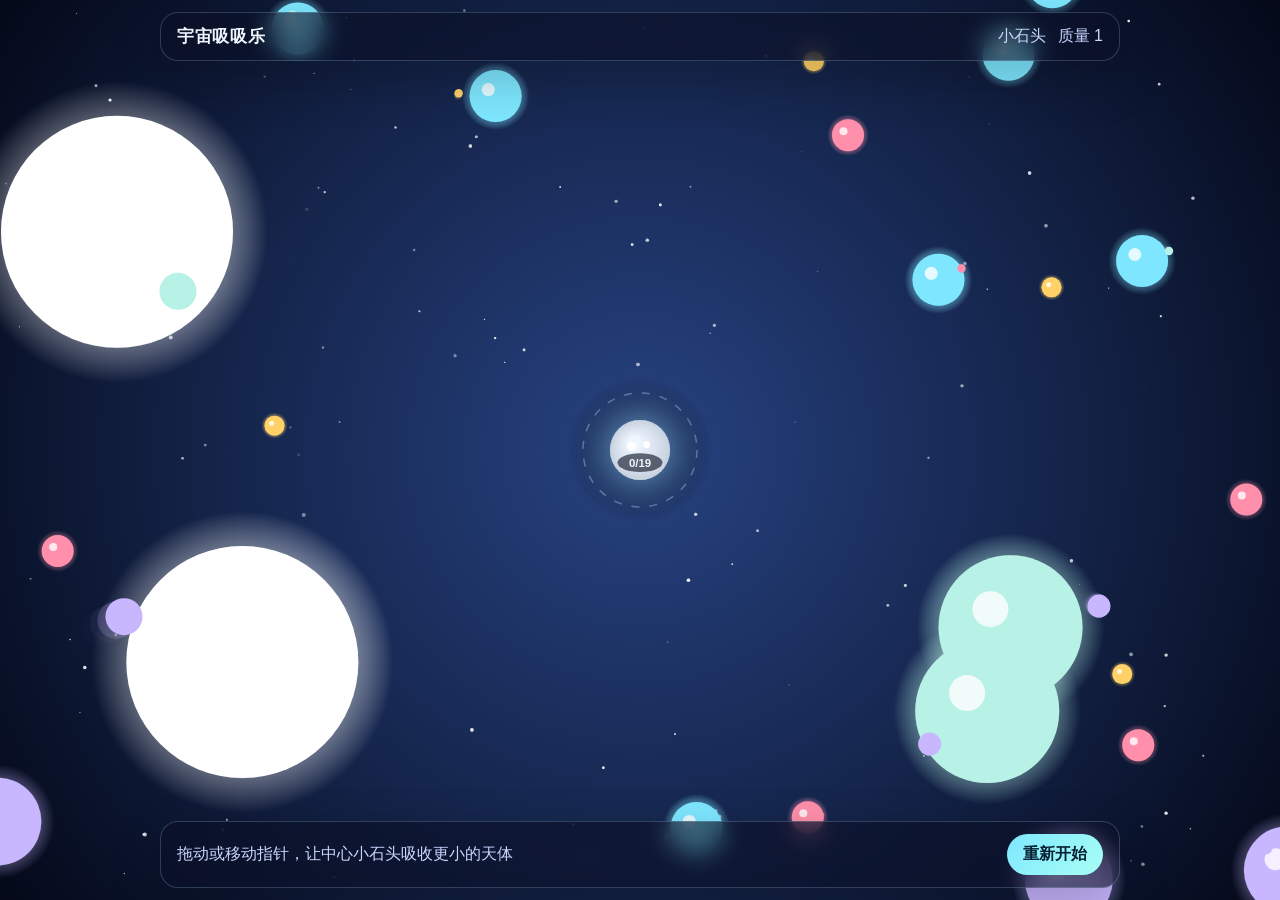
<file: blackhole-mvp/index.html>
<!DOCTYPE html>
<html lang="zh-CN">
<head>
  <meta charset="UTF-8">
  <meta name="viewport" content="width=device-width, initial-scale=1.0">
  <title>宇宙吸吸乐 MVP</title>
  <link rel="stylesheet" href="./styles.css">
</head>
<body>
  <main class="app-shell">
    <div class="hud hud-top">
      <div class="brand">宇宙吸吸乐</div>
      <div class="metrics">
        <span id="stageLabel">小石头</span>
        <span id="massLabel">质量 1</span>
      </div>
    </div>

    <canvas id="gameCanvas" aria-label="宇宙吸吸乐游戏画面"></canvas>

    <div class="hud hud-bottom">
      <div class="hint">拖动或移动指针，让中心小石头吸收更小的天体</div>
      <button id="resetButton" type="button">重新开始</button>
    </div>
  </main>

  <script src="./main.js"></script>
</body>
</html>
</file>
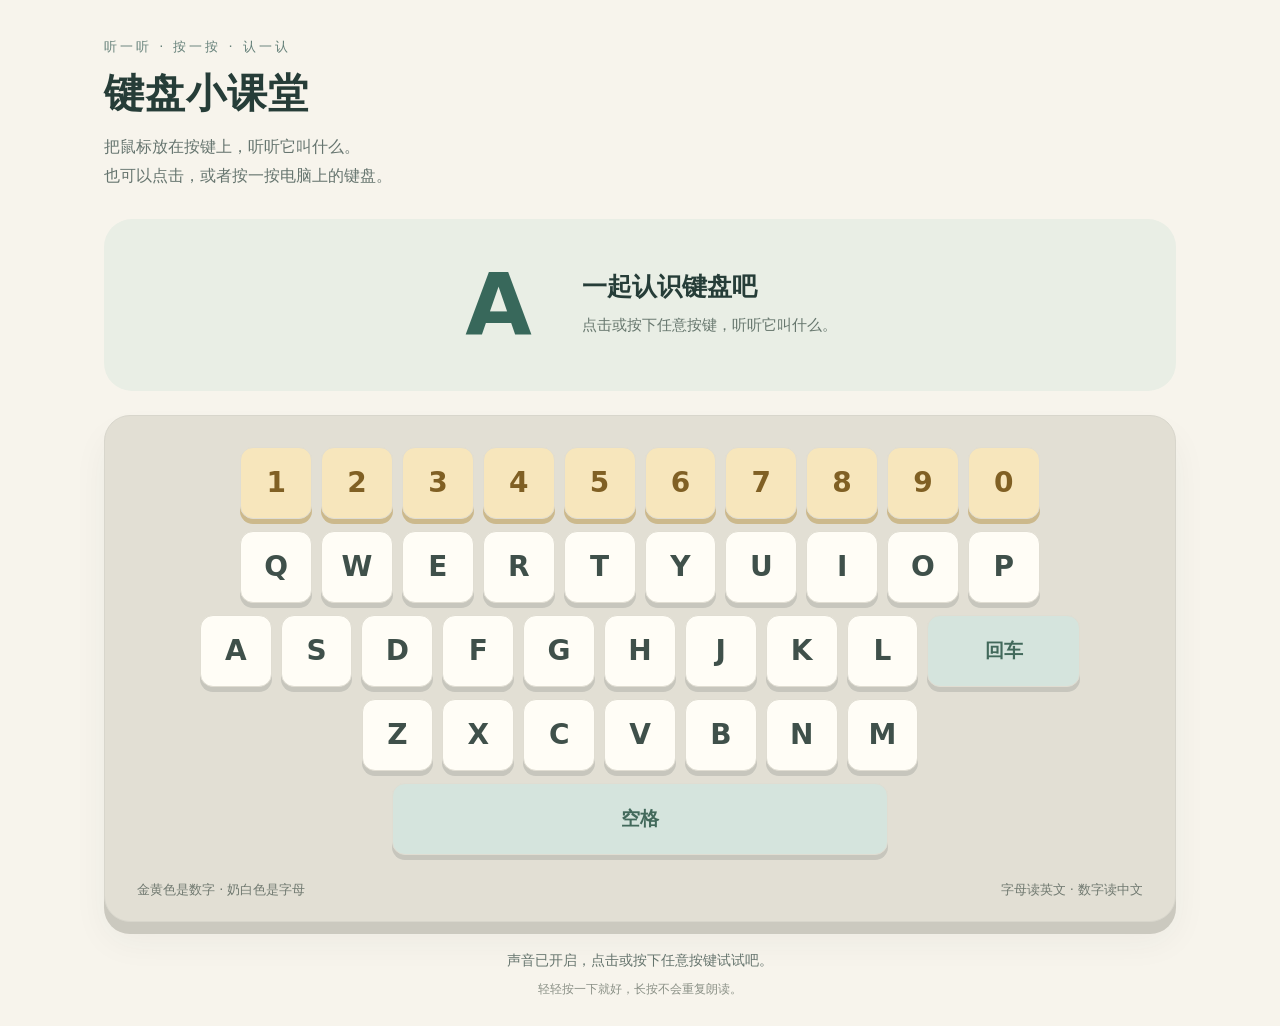
<file: study-char/keyboard-classroom.html>
<!doctype html>
<html lang="zh-CN">
<head>
  <meta charset="utf-8">
  <meta name="viewport" content="width=device-width,initial-scale=1">
  <meta name="description" content="动动鼠标，按按键盘，一起认识英文字母和数字。">
  <title>键盘小课堂</title>
  <link rel="icon" href="data:image/svg+xml,%3Csvg xmlns='http://www.w3.org/2000/svg' viewBox='0 0 32 32'%3E%3Crect width='32' height='32' rx='8' fill='%2338685b'/%3E%3Ctext x='16' y='23' text-anchor='middle' font-family='sans-serif' font-size='23' fill='white'%3EA%3C/text%3E%3C/svg%3E">
  <style>
    :root{font-family:system-ui,"Microsoft YaHei",sans-serif;color:#263d38;background:#f7f4ec;--green:#38685b;--ink:#263d38}
    *{box-sizing:border-box}body{margin:0}button{font:inherit;cursor:pointer}button:focus-visible{outline:4px solid #da8a32;outline-offset:4px}
    main{max-width:1120px;margin:auto;padding:38px 24px 28px}.heading{display:flex;justify-content:space-between;align-items:center;gap:20px}.eyebrow{font-size:13px;letter-spacing:3px;color:#658079;margin:0 0 10px}h1{font-size:clamp(26px,4vw,40px);margin:0;letter-spacing:1px}.intro{color:#66756f;font-size:16px;margin:12px 0 0;line-height:1.8}
    .display{margin:28px 0 24px;min-height:172px;display:flex;align-items:center;justify-content:center;gap:28px;background:#e9eee5;border-radius:28px;padding:20px}.big-key{font-size:clamp(60px,8vw,86px);line-height:1.1;font-weight:750;color:var(--green);min-width:110px;text-align:center}.key-info{max-width:65%}.key-name{font-size:25px;font-weight:650;margin:0}.key-hint{color:#67776e;font-size:15px;margin:10px 0 0;line-height:1.7}
    .keyboard-shell{background:#e2dfd4;border:1px solid #d8d6cc;border-radius:26px;padding:26px 24px 22px;box-shadow:0 12px 0 #cbc9bf,0 20px 35px #263d380d}.keyboard-scroll{overflow-x:auto;padding:5px 5px 12px}.keyboard{min-width:620px}.row{display:flex;justify-content:center;gap:9px;margin-bottom:12px}.key{flex:0 0 7.1%;height:72px;border:1px solid #e0ddd2;border-radius:13px;background:#fffdf6;color:#3f504a;box-shadow:0 5px 0 #c7c6bd;display:flex;align-items:center;justify-content:center;font-size:28px;font-weight:650;transition:transform .12s,background .12s,box-shadow .12s}.key.number{background:#f7e6bc;color:#806024;box-shadow:0 5px 0 #ccb98c}.key.special{background:#d5e4dd;color:#42695b;font-size:19px}.key.enter{flex-basis:15.1%}.key.space{flex-basis:49%;font-size:19px}.key:hover,.key.active{background:var(--green);color:white;transform:translateY(3px);box-shadow:0 2px 0 #264e42}.key.number:hover,.key.number.active{background:#bd8037;box-shadow:0 2px 0 #8e5d22}.row:last-child{margin-bottom:0}.legend{display:flex;justify-content:space-between;gap:12px;color:#707970;font-size:13px;padding:14px 8px 0}.status{min-height:24px;color:#65746d;text-align:center;line-height:1.7;margin:27px 0 8px;font-size:14px}.foot{text-align:center;color:#8a9086;font-size:12px;margin:0}.sr-only{position:absolute;width:1px;height:1px;padding:0;margin:-1px;overflow:hidden;clip:rect(0,0,0,0);white-space:nowrap;border:0}
    @media(max-width:650px){main{padding:24px 14px}.heading{align-items:flex-start;flex-direction:column;gap:16px}.display{margin-top:22px;min-height:150px;gap:16px;padding:18px}.big-key{min-width:85px}.key-name{font-size:21px}.keyboard-shell{padding:16px 8px;border-radius:20px}.legend{font-size:12px;flex-wrap:wrap}.intro{font-size:14px}}
    @media(prefers-reduced-motion:reduce){.key{transition:none}}
  </style>
</head>
<body>
<main>
  <header class="heading"><div><p class="eyebrow">听一听 · 按一按 · 认一认</p><h1>键盘小课堂</h1><p class="intro">把鼠标放在按键上，听听它叫什么。<br>也可以点击，或者按一按电脑上的键盘。</p></div></header>
  <section class="display" aria-label="当前认识的按键"><div class="big-key" id="big-key">A</div><div class="key-info"><p class="key-name" id="key-name">一起认识键盘吧</p><p class="key-hint" id="key-hint">点击或按下任意按键，听听它叫什么。</p></div></section>
  <section class="keyboard-shell" aria-label="字母数字键盘"><div class="keyboard-scroll"><div class="keyboard" id="keyboard"></div></div><div class="legend"><span>金黄色是数字 · 奶白色是字母</span><span>字母读英文 · 数字读中文</span></div></section>
  <p class="status" id="status" role="status">声音已开启，点击或按下任意按键试试吧。</p><p class="foot">轻轻按一下就好，长按不会重复朗读。</p>
</main>
<script>
(() => {
  'use strict';
  const synth = window.speechSynthesis;
  const supported = !!synth && typeof window.SpeechSynthesisUtterance === 'function';
  const status = document.getElementById('status');
  const digitNames = ['零','一','二','三','四','五','六','七','八','九'];
  const keys = new Map();
  const timers = new Map();
  const held = new Set();
  const enabled = supported;
  let voices = [], hoverTimer = null, speechId = 0, utterance = null;
  const rows = ['1234567890','QWERTYUIOP','ASDFGHJKL','ZXCVBNM'];
  function meta(key) {
    if (/^[A-Z]$/.test(key)) return {label:key,text:key,lang:'en-US',kind:'英文字母'};
    if (/^[0-9]$/.test(key)) return {label:key,text:digitNames[Number(key)],lang:'zh-CN',kind:'数字'};
    if (key === 'Enter') return {label:'回车',text:'回车',lang:'zh-CN',kind:'回车键'};
    if (key === 'Space') return {label:'空格',text:'空格',lang:'zh-CN',kind:'空格键'};
    return null;
  }
  function refreshVoices() { if(supported) voices = synth.getVoices(); }
  function show(key) {
    const info = meta(key);
    document.getElementById('big-key').textContent = info.label;
    document.getElementById('key-name').textContent = info.kind;
    document.getElementById('key-hint').textContent = enabled ? '再按一下，就能再听一次。' : '试试下一个按键吧。';
  }
  function speak(key) {
    if (!enabled || !supported) return;
    const info = meta(key);
    const id = ++speechId;
    synth.cancel();
    utterance = new SpeechSynthesisUtterance(info.text);
    utterance.lang = info.lang;
    const exact = voices.filter(v => v.lang.toLowerCase() === info.lang.toLowerCase());
    const sameLanguage = voices.filter(v => v.lang.toLowerCase().startsWith(info.lang.slice(0,2)));
    const candidates = exact.length ? exact : sameLanguage;
    const voice = candidates.find(v => v.localService) || candidates[0];
    if (voice) utterance.voice = voice;
    utterance.rate = .85;
    utterance.onstart = () => { if(id === speechId) status.textContent = '正在读：' + info.label; };
    utterance.onend = () => { if(id === speechId) status.textContent = '试试下一个按键吧。'; };
    utterance.onerror = event => {
      if(id !== speechId || event.error === 'canceled' || event.error === 'interrupted') return;
      if(event.error === 'not-allowed') status.textContent = '先点击或按下任意按键，之后把鼠标放上去也能听到声音。';
      else status.textContent = event.error === 'language-unavailable' || event.error === 'voice-unavailable' ? '暂时没有合适的声音，请在电脑上添加中文和英文语音。' : '这次没有读出声音，请再按一下试试。';
    };
    synth.speak(utterance);
  }
  function activate(key, shouldSpeak = true) {
    const button = keys.get(key);
    if (!button) return;
    show(key);
    clearTimeout(timers.get(key));
    button.classList.add('active');
    timers.set(key, setTimeout(() => { if(!held.has(key)) button.classList.remove('active'); timers.delete(key); }, 240));
    if(shouldSpeak) speak(key);
  }
  function cancelHover() { clearTimeout(hoverTimer); hoverTimer = null; }
  function addKey(row,key) {
    const info = meta(key);
    const button = document.createElement('button');
    button.type = 'button';
    button.className = 'key' + (/^\d$/.test(key) ? ' number' : '') + (key === 'Enter' ? ' special enter' : '') + (key === 'Space' ? ' special space' : '');
    button.textContent = info.label;
    button.setAttribute('aria-label', /^[A-Z]$/.test(key) ? '字母 ' + key : info.text + '键');
    button.dataset.key = key;
    button.addEventListener('pointerenter', event => {
      if(event.pointerType === 'touch') return;
      cancelHover();
      show(key);
      hoverTimer = setTimeout(() => { hoverTimer = null; activate(key); }, 160);
    });
    button.addEventListener('pointerleave', cancelHover);
    button.addEventListener('click', () => {
      cancelHover();
      activate(key);
    });
    keys.set(key, button);
    row.appendChild(button);
  }
  rows.forEach((letters,index) => {
    const row = document.createElement('div'); row.className = 'row';
    for(const letter of letters) addKey(row,letter);
    if(index === 2) addKey(row,'Enter');
    document.getElementById('keyboard').appendChild(row);
  });
  const spaceRow = document.createElement('div'); spaceRow.className = 'row'; addKey(spaceRow,'Space'); document.getElementById('keyboard').appendChild(spaceRow);
  function eventKey(event) {
    if(event.key === 'Enter') return 'Enter';
    if(event.key === ' ') return 'Space';
    if(/^Key[A-Z]$/.test(event.code)) return event.code.slice(3);
    if(/^Digit[0-9]$/.test(event.code)) return event.code.slice(5);
    if(/^Numpad[0-9]$/.test(event.code) && /^[0-9]$/.test(event.key)) return event.code.slice(6);
    if(/^[a-zA-Z0-9]$/.test(event.key)) return event.key.toUpperCase();
    return null;
  }
  document.addEventListener('keydown', event => {
    if(event.ctrlKey || event.metaKey || event.altKey || event.isComposing) return;
    const target = event.target;
    if(target instanceof Element && target.closest('input,textarea,select,[contenteditable="true"]')) return;
    const key = eventKey(event);
    if(!key || !keys.has(key)) return;
    event.preventDefault();
    if(event.repeat || held.has(key)) return;
    cancelHover(); held.add(key);
    activate(key);
  });
  document.addEventListener('keyup', event => {
    const key = eventKey(event);
    if(!key) return;
    held.delete(key); keys.get(key)?.classList.remove('active');
  });
  function clearHeld() { held.clear(); keys.forEach(button => button.classList.remove('active')); cancelHover(); }
  window.addEventListener('blur', clearHeld);
  document.addEventListener('visibilitychange', () => { if(document.hidden) { clearHeld(); if(supported) { speechId++; synth.cancel(); } } });
  if(supported) { refreshVoices(); synth.addEventListener('voiceschanged', refreshVoices); }
  else { status.textContent = '这个浏览器暂不支持朗读。请换用支持语音合成的浏览器，或先试试按键。'; document.getElementById('key-hint').textContent = '点击或按下任意按键，看看它叫什么。'; }
  const context = document.modelContext;
  if(context?.registerTool) {
    const lifecycle = new AbortController();
    try {
      Promise.resolve(context.registerTool({
        name:'select_keyboard_key', title:'选择练习按键', description:'选择字母、数字、空格或回车，更新键盘练习中的高亮和展示，并尝试朗读。',
        inputSchema:{type:'object',properties:{key:{type:'string',enum:[...keys.keys()]}},required:['key'],additionalProperties:false},
        annotations:{readOnlyHint:false,untrustedContentHint:false},
        execute(input) { if(!input || typeof input !== 'object' || !keys.has(input.key) || Object.keys(input).some(k => k !== 'key')) throw new Error('请选择一个有效按键。'); activate(input.key); return {selectedKey:input.key,soundEnabled:enabled}; }
      },{signal:lifecycle.signal})).catch(() => {});
    } catch(_) {}
    window.addEventListener('pagehide', () => lifecycle.abort(), {once:true});
  }
})();
</script>
</body>
</html>
</file>
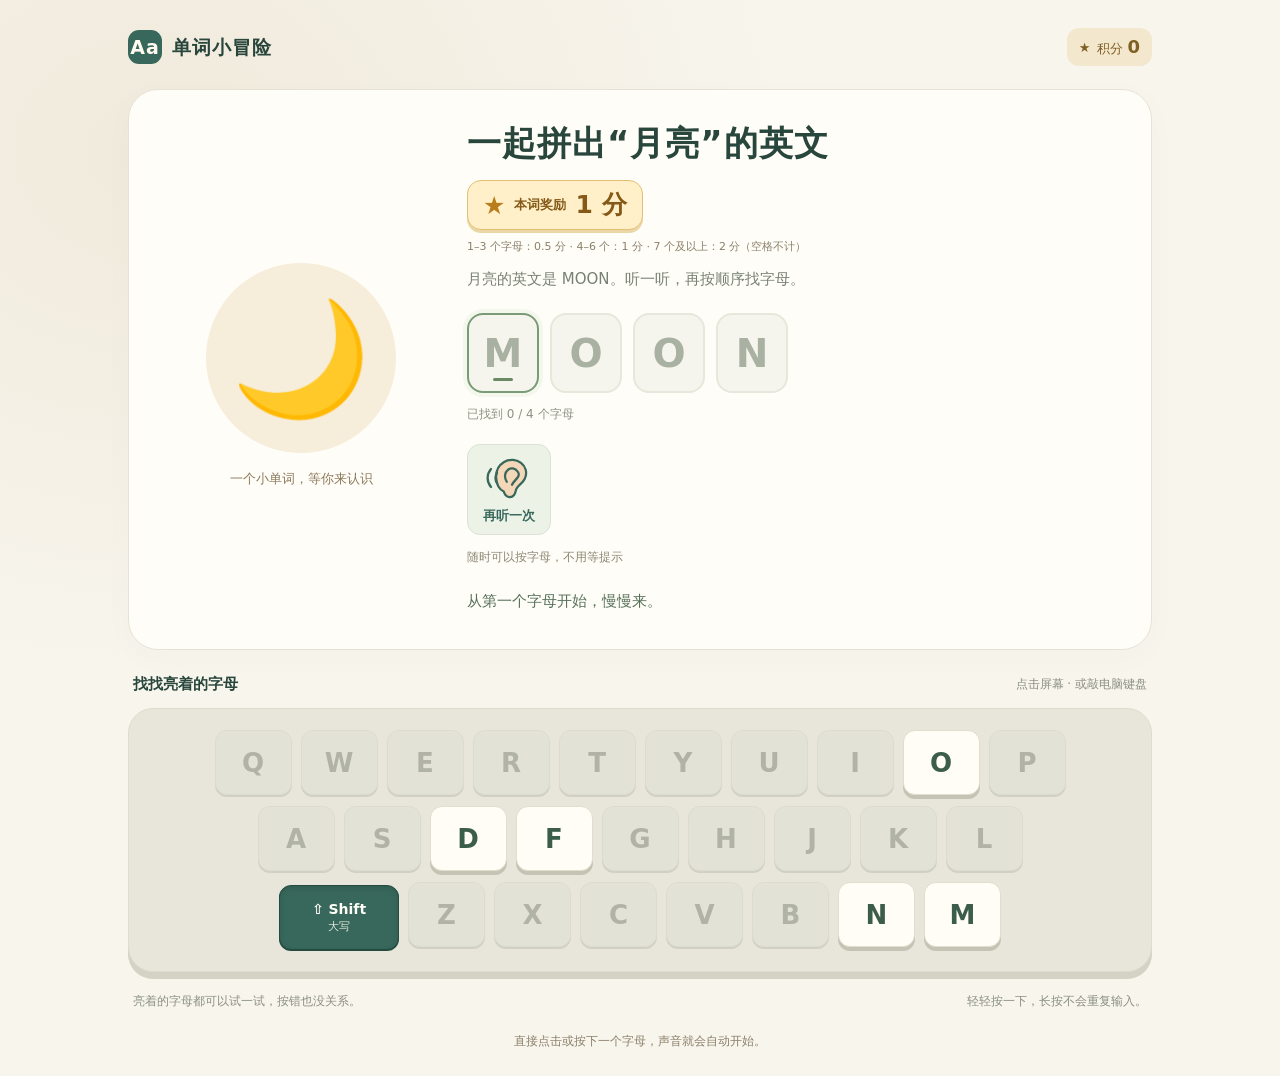
<file: study-char/word-adventure.html>
<!doctype html>
<html lang="zh-CN">
<head>
  <meta charset="utf-8">
  <meta name="viewport" content="width=device-width, initial-scale=1">
  <meta name="description" content="听单词、找字母，随机认识英文单词，拼对就能获得积分。">
  <title>单词小冒险 · 键盘小课堂</title>
  <link rel="icon" href="data:image/svg+xml,%3Csvg xmlns='http://www.w3.org/2000/svg' viewBox='0 0 32 32'%3E%3Crect width='32' height='32' rx='9' fill='%2338685b'/%3E%3Ctext x='16' y='24' text-anchor='middle' font-size='24'%3E🐱%3C/text%3E%3C/svg%3E">
  <style>
    :root { font-family: system-ui, "Microsoft YaHei", sans-serif; color: #29463d; background: #f8f5ed; --green: #38685b; --muted: #748177; --gold: #e7aa50; }
    * { box-sizing: border-box; }
    body { margin: 0; background: radial-gradient(ellipse at 12% 14%, #f0eadb 0, transparent 40%), #f8f5ed; }
    button { font: inherit; cursor: pointer; touch-action: manipulation; }
    button:focus-visible { outline: 3px solid #ba7525; outline-offset: 5px; }
    button:disabled { cursor: default; }
    main { max-width: 1080px; margin: auto; padding: 28px 28px 24px; }
    .header { display: flex; align-items: center; justify-content: space-between; gap: 16px; margin-bottom: 23px; }
    .brand { margin: 0; font-weight: 750; font-size: 19px; letter-spacing: 1px; }
    .brand span { display: inline-grid; place-items: center; width: 34px; height: 34px; margin-right: 10px; border-radius: 11px; background: var(--green); color: #fffaf0; }
    .score { display: inline-flex; align-items: center; gap: 7px; padding: 8px 12px; border-radius: 12px; background: #f3e8ce; color: #806024; font-size: 13px; white-space: nowrap; }
    .score strong { font-size: 18px; }
    .storage-notice { margin: 0 0 16px; padding: 12px 16px; background: #fff0d3; border-radius: 12px; color: #86551b; line-height: 1.7; }
    .buff { margin: 0 0 18px; padding: 14px 19px; border: 2px solid #e7b946; border-radius: 18px; background: #fff2ba; color: #795012; display: flex; align-items: center; justify-content: space-between; flex-wrap: wrap; gap: 8px; }
    .buff strong { font-size: 19px; }
    .energy { display: inline-flex; gap: 8px; font-size: 26px; }
    .energy span { opacity: .22; }
    .energy .charged { opacity: 1; }
    .score-value { position: relative; display: inline-block; }
    .score-burst { position: absolute; inset: 0; pointer-events: none; z-index: 1; }
    .score-burst::before { content: ''; position: absolute; left: 50%; top: 50%; width: 34px; height: 34px; border: 2px solid var(--gold); border-radius: 50%; opacity: 0; transform: translate(-50%, -50%) scale(.45); }
    .score-bonus { position: absolute; top: 100%; right: 0; margin-top: 4px; padding: 2px 7px; border-radius: 9px; background: #fff7dc; color: #99631b; font-size: 16px; font-weight: 800; line-height: 1.25; white-space: nowrap; box-shadow: 0 2px 8px #ad7a2520; opacity: 0; }
    .score-spark { position: absolute; left: 50%; top: 50%; color: #d69832; font-size: 14px; line-height: 1; opacity: 0; }
    .score-spark:nth-of-type(2) { --spark-x: -27px; --spark-y: -14px; }
    .score-spark:nth-of-type(3) { --spark-x: 17px; --spark-y: -16px; }
    .score-spark:nth-of-type(4) { --spark-x: -24px; --spark-y: 18px; }
    .score-spark:nth-of-type(5) { --spark-x: 15px; --spark-y: 18px; }
    .score.earned { animation: score-glow .68s ease-out; }
    .score.earned strong { display: inline-block; animation: pop .35s ease-out; }
    .score.earned .score-burst::before { animation: score-ring .68s ease-out; }
    .score.earned .score-bonus { animation: score-gain 1s ease-out both; }
    .score.earned .score-spark { animation: score-spark .68s ease-out both; }
    .lesson { position: relative; overflow: hidden; display: grid; grid-template-columns: 260px 1fr; gap: 36px; padding: 31px 42px 32px; background: #fffdf7; border: 1px solid #e6e3d6; border-radius: 30px; box-shadow: 0 8px 32px #4b604b06; }
    .lesson.boss { border: 3px solid #b58be0; background: radial-gradient(ellipse at 8% 10%, #f4dcff, transparent 65%), #fcf8ff; box-shadow: 0 6px 30px #794daf18; }
    .boss .cat-scene::before { background: #eee0fa; }
    .boss .word-reward { border-color: #ba90da; background: #f0ddff; color: #6c3e8d; box-shadow: 0 3px 0 #ddc5ef; }
    .boss-mascot { position: relative; font-size: 108px; }
    .image-options { display: grid; grid-template-columns: repeat(3, minmax(0, 1fr)); gap: 12px; margin-top: 10px; }
    .image-option { min-width: 0; padding: 12px 6px; font-size: 64px; line-height: 1.5; border: 3px solid #dfd0eb; border-radius: 18px; background: #fffdfd; }
    .image-option[aria-pressed="true"] { border-color: #8853b1; background: #ead5ff; box-shadow: 0 0 0 3px #d7b6ef66; }
    .image-option.answer { border-color: var(--green); background: #e6f1df; }
    .boss-action { border: 1px solid #d9c5e8; border-radius: 12px; padding: 11px 15px; color: #70458f; background: #f5edfc; font-size: 14px; }
    .submit { border: 0; border-radius: 13px; padding: 12px 20px; color: white; background: #8554a8; font-weight: 700; }
    .submit:disabled { opacity: .4; }
    .slot.given { background: #eee0f8; color: #795290; border-color: #d8c2e7; }
    .friend { display: flex; flex-direction: column; align-items: center; justify-content: center; }
    .cat-scene { width: 234px; height: 216px; position: relative; display: grid; place-items: center; }
    .cat-scene::before { content: ''; width: 190px; height: 190px; border-radius: 50%; background: #f6edda; position: absolute; }
    .cat { width: 218px; height: 202px; position: relative; overflow: visible; transform-origin: 50% 90%; }
    .emoji { font-size: 112px; position: relative; line-height: 1.5; }
    .meaning-art { position: relative; width: 210px; padding: 16px; text-align: center; }
    .meaning-art strong { display: block; font-size: 28px; line-height: 1.5; overflow-wrap: anywhere; }
    .meaning-art span { display: block; margin-top: 10px; color: #8d795b; font-size: 13px; }
    .friend-caption { margin: 4px 0 0; color: #8d795b; font-size: 13px; }
    .task { align-self: center; }
    h1 { font-size: clamp(24px, 3.5vw, 34px); margin: 0; letter-spacing: 1px; }
    .word-reward { display: inline-flex; align-items: center; gap: 9px; max-width: 100%; margin: 13px 0 0; padding: 9px 15px; border: 1px solid #e4bf73; border-radius: 14px; background: #fff0c9; color: #855a18; box-shadow: 0 3px 0 #ead7a8; }
    .word-reward .reward-star { color: #ba7d1e; font-size: 25px; }
    .word-reward .reward-label { font-size: 13px; font-weight: 650; }
    .word-reward strong { font-size: 25px; line-height: 1.2; white-space: nowrap; }
    .reward-rule { margin: 8px 0 0; color: #8a806b; font-size: 11px; line-height: 1.7; }
    .instruction { margin: 10px 0 21px; font-size: 15px; color: #788176; line-height: 1.7; }
    .slots { display: flex; flex-wrap: wrap; gap: 11px; }
    .slot { width: 72px; height: 80px; display: grid; place-items: center; border-radius: 16px; border: 2px solid #e8e7dc; background: #f6f5ed; color: #a9b1a3; font-size: 39px; font-weight: 750; position: relative; transition: background .2s, border-color .2s, color .2s; }
    .slot.current { border-color: #799b77; box-shadow: 0 0 0 4px #dfe9d657; }
    .slot.current::after { content: ''; width: 20px; height: 3px; position: absolute; bottom: 10px; border-radius: 2px; background: #6a8a63; }
    .slot.filled { color: #fffdf7; background: var(--green); border-color: var(--green); animation: pop .23s ease-out; }
    .slot.listening { box-shadow: 0 0 0 4px #e7aa5040; border-color: #d6a55e; }
    .slot.word-start { margin-left: 14px; }
    .slots.long-word { gap: 8px; }
    .slots.long-word .slot { width: 58px; height: 66px; font-size: 32px; }
    .progress { margin: 13px 0 0; font-size: 12px; color: #8b9284; }
    .actions { display: flex; align-items: center; flex-wrap: wrap; gap: 14px; margin-top: 21px; }
    .listen { border: 1px solid #d9e2d4; background: #edf2e7; color: var(--green); padding: 11px 17px; border-radius: 13px; font-size: 14px; font-weight: 650; }
    .listen:hover { background: #e1ead8; }
    .listen svg { width: 17px; height: 17px; vertical-align: -3px; margin-right: 7px; }
    .audio-state { color: #8b8874; font-size: 12px; min-height: 19px; }
    .feedback { min-height: 29px; margin: 20px 0 0; line-height: 1.8; font-size: 15px; font-weight: 550; color: #57715a; }
    .keyboard-area { margin-top: 25px; }
    .keyboard-heading { display: flex; align-items: center; justify-content: space-between; flex-wrap: wrap; gap: 12px; margin: 0 5px 14px; }
    .keyboard-heading h2 { margin: 0; font-size: 15px; font-weight: 650; }
    .keyboard-heading p { margin: 0; color: #8a8f80; font-size: 12px; }
    .keyboard-shell { padding: 21px 25px 24px; border: 1px solid #dedccd; border-radius: 25px; background: #e8e6da; box-shadow: 0 7px 0 #d4d2c5; }
    .row { display: flex; justify-content: center; gap: 9px; margin-bottom: 11px; }
    .row:last-child { margin-bottom: 0; }
    .key { width: 8.9%; max-width: 77px; height: 65px; border: 1px solid #e2ddcd; border-radius: 12px; background: #fffdf5; color: #3c5d4c; box-shadow: 0 4px 0 #c4c3b4; font-size: 26px; font-weight: 700; transition: transform .12s, background .12s; }
    .key.available:hover, .key.pressed { background: #eef2dc; transform: translateY(2px); box-shadow: 0 2px 0 #b7baa5; }
    .key:disabled { background: #e3e2d7; color: #b0b3a5; border-color: #dbdccf; box-shadow: 0 2px 0 #d1d1c3; }
    .key.correct { background: var(--green); color: white; box-shadow: 0 2px 0 #254a40; }
    .key.try-again { background: #f4dfb8; border-color: #ddb36b; animation: nudge .3s ease; }
    .key.shift-key { display: flex; flex-direction: column; align-items: center; justify-content: center; gap: 2px; flex-shrink: 0; width: 15%; max-width: 120px; padding: 4px; font-size: 14px; }
    .key.shift-key:hover { background: #eef2dc; }
    .key.shift-key[aria-pressed="true"] { background: var(--green); color: #fffdf7; border-color: #254a40; transform: translateY(3px); box-shadow: 0 1px 0 #254a40, inset 0 2px 5px #173e3440; }
    .shift-state { font-size: 11px; font-weight: 500; opacity: .85; }
    .keyboard-note { display: flex; justify-content: space-between; gap: 12px; margin: 19px 5px 0; color: #8a9081; font-size: 12px; line-height: 1.7; }
    .dot { display: inline-block; width: 8px; height: 8px; border-radius: 50%; background: #d9b56c; margin-right: 7px; }
    .audio-notice { min-height: 21px; text-align: center; color: #8b806a; font-size: 12px; line-height: 1.7; margin: 19px 0 0; }
    .completion { margin-top: 17px; }
    .completion p { margin: 0 0 13px; color: #697b60; font-size: 14px; }
    .next { border: 0; border-radius: 13px; background: var(--green); color: white; font-size: 15px; font-weight: 650; padding: 12px 23px; box-shadow: 0 3px 0 #254a40; }
    .next:hover { background: #2e594d; }
    .control { display: inline-flex; flex-direction: column; align-items: center; justify-content: center; gap: 5px; min-width: 84px; min-height: 91px; padding: 9px 12px; }
    .control svg { width: 48px; height: 48px; margin: 0; flex-shrink: 0; }
    .control-label { font-size: 13px; line-height: 1.4; }
    .actions .audio-state { flex-basis: 100%; }
    .help-area { margin-top: 16px; padding-top: 14px; border-top: 1px dashed #cbb9dc; display: flex; align-items: center; gap: 14px; flex-wrap: wrap; }
    .help-area .control { background: #fff4d8; border: 2px solid #ceaa59; color: #76551d; }
    .completion .control { margin: 0 8px 8px 0; min-width: 116px; }
    .result-energy { display: block; font-size: 20px; letter-spacing: 2px; color: #ffdf74; }
    .help-dialog { position: fixed; inset: 16px auto auto 50%; transform: translateX(-50%); margin: 0; width: min(600px, calc(100% - 32px)); max-height: calc(100dvh - 32px); overflow-y: auto; padding: 22px; border: 3px solid #8b6b9e; border-radius: 24px; background: #fffaf0; color: #29463d; box-shadow: 0 16px 60px #2d183555; }
    .help-dialog::backdrop { background: #2c263a88; }
    .help-dialog h2 { margin: 15px 0 5px; font-size: 22px; }
    .help-dialog p { line-height: 1.6; font-size: 13px; }
    .help-toolbar { display: flex; justify-content: space-between; align-items: flex-start; gap: 28px; }
    .help-toolbar .control { width: 44%; min-height: 108px; border-width: 2px; }
    .help-back { border: 2px solid #56795f; background: #eaf4e5; color: #315b41; border-radius: 15px; font-weight: 700; }
    .help-cards { display: grid; grid-template-columns: repeat(2, minmax(0, 1fr)); gap: 18px; margin: 18px 0 0; }
    .help-card { position: relative; display: flex; flex-direction: column; align-items: center; gap: 8px; padding: 14px 8px; min-width: 0; min-height: 166px; border: 3px solid #d3c6df; border-radius: 18px; background: #fffdf9; color: #604676; }
    .help-card > svg { width: 86px; height: 86px; }
    .help-card[aria-pressed="true"] { border-color: #8050a0; background: #efe1fa; }
    .choice-mark { visibility: hidden; position: absolute; top: 7px; right: 9px; font-size: 24px; font-weight: 800; }
    .help-card[aria-pressed="true"] .choice-mark { visibility: visible; }
    .help-retry { font-size: 12px; font-weight: 650; }
    .help-notice { min-height: 21px; color: #805615; }
    .control:disabled { opacity: .4; }
    .icon-defs { position: absolute; width: 0; height: 0; overflow: hidden; }
    [hidden] { display: none !important; }
    .lesson.complete .cat, .lesson.complete .emoji, .lesson.complete .meaning-art { animation: cat-dance .6s ease-in-out 3; }
    .lesson.complete .cat-scene::before { background: #e8efdb; }
    .sparkles { position: absolute; inset: 0; pointer-events: none; opacity: 0; }
    .complete .sparkles { opacity: 1; }
    .sparkles span { position: absolute; color: #dca54d; font-size: 23px; animation: twinkle 1.2s ease-in-out 3; }
    .sparkles span:nth-child(1) { left: 4%; top: 20%; }
    .sparkles span:nth-child(2) { right: 2%; top: 11%; animation-delay: .2s; }
    .sparkles span:nth-child(3) { right: 3%; bottom: 20%; animation-delay: .4s; }
    @keyframes pop { 50% { transform: scale(1.08); } }
    @keyframes score-glow { 35% { background: #ffe3a1; box-shadow: 0 0 0 5px #e7aa5028, 0 0 20px #e7aa5040; transform: scale(1.06); } }
    @keyframes score-ring { 20% { opacity: .8; } 100% { opacity: 0; transform: translate(-50%, -50%) scale(1.8); } }
    @keyframes score-gain { 0% { opacity: 0; transform: translateY(4px) scale(.7); } 20%, 55% { opacity: 1; transform: translateY(-3px) scale(1); } 100% { opacity: 0; transform: translateY(-22px) scale(.95); } }
    @keyframes score-spark { 0% { opacity: 0; transform: translate(-50%, -50%) scale(.3); } 25% { opacity: 1; } 100% { opacity: 0; transform: translate(-50%, -50%) translate(var(--spark-x), var(--spark-y)) scale(.8) rotate(35deg); } }
    @keyframes nudge { 30% { transform: translateX(-3px); } 65% { transform: translateX(3px); } }
    @keyframes cat-dance { 25% { transform: translateY(-9px) rotate(-5deg); } 75% { transform: translateY(-9px) rotate(5deg); } }
    @keyframes twinkle { 50% { transform: scale(1.25) rotate(15deg); } }
    @media (max-width: 740px) {
      main { padding: 20px 16px; }
      .lesson { grid-template-columns: 180px 1fr; gap: 16px; padding: 26px 23px; }
      .cat-scene { width: 175px; height: 177px; }
      .cat-scene::before { width: 155px; height: 155px; }
      .cat { width: 180px; }
      .slot { width: 58px; height: 66px; font-size: 32px; }
      .image-option { font-size: 49px; }
      .keyboard-shell { padding: 18px 12px 22px; }
      .row { gap: 6px; }
      .key { height: 57px; font-size: 23px; }
    }
    @media (max-width: 520px) {
      .brand { font-size: 16px; }
      .score { padding: 6px 9px; }
      .lesson { grid-template-columns: 1fr; gap: 13px; padding: 19px 22px 23px; }
      .cat-scene { height: 136px; }
      .cat-scene::before { width: 126px; height: 126px; }
      .cat { width: 150px; height: 140px; }
      .meaning-art { width: 175px; padding: 10px; }
      .meaning-art strong { font-size: 22px; }
      .friend-caption { margin-top: 0; }
      .task { text-align: center; }
      h1 { font-size: 25px; }
      .instruction { margin: 7px 0 15px; font-size: 13px; }
      .slots, .actions { justify-content: center; }
      .actions { margin-top: 16px; gap: 10px; }
      .feedback { margin-top: 14px; font-size: 13px; }
      .slots.long-word { gap: 6px; }
      .slots.long-word .slot { width: 40px; height: 48px; font-size: 26px; border-radius: 12px; }
      .keyboard-heading p { font-size: 11px; }
      .keyboard-shell { padding: 15px 8px 20px; }
      .row { gap: 4px; }
      .key { width: 9.5%; height: 48px; font-size: 20px; border-radius: 8px; }
      .key.shift-key { width: 16%; font-size: 11px; }
      .shift-state { font-size: 10px; }
      .keyboard-note { flex-direction: column; gap: 3px; }
      .audio-notice { margin-top: 12px; }
      .control { min-width: 76px; padding: 8px; }
      .help-area { justify-content: center; }
      .help-dialog { padding: 16px; }
      .help-toolbar { gap: 24px; }
      .help-cards { gap: 12px; }
      .help-card > svg { width: 72px; height: 72px; }
    }
    @media (prefers-reduced-motion: reduce) {
      *, *::before, *::after { animation: none !important; transition: none !important; }
      .score.earned .score-bonus { opacity: 1; transform: none; }
    }
  </style>
</head>
<body>
<svg class="icon-defs" aria-hidden="true" xmlns="http://www.w3.org/2000/svg"><defs>
  <symbol id="icon-ear" viewBox="0 0 64 64"><path d="M25 50c-12-6-15-30 0-39 16-10 36 5 28 22-3 7-11 9-12 16-2 11-13 11-16 1Z" fill="#f4d6b9" stroke="currentColor" stroke-width="3"/><path d="M29 37c-8-13 7-25 15-13 4 7-5 10-8 17M8 20c-6 7-6 17 0 24M16 25c-3 5-3 9 0 14" fill="none" stroke="currentColor" stroke-width="3" stroke-linecap="round"/></symbol>
  <symbol id="icon-check" viewBox="0 0 64 64"><rect x="7" y="9" width="50" height="46" rx="8" fill="#fff8e6" stroke="currentColor" stroke-width="3"/><path d="m17 32 10 10 22-23" fill="none" stroke="#38685b" stroke-width="7" stroke-linecap="round" stroke-linejoin="round"/></symbol>
  <symbol id="icon-erase" viewBox="0 0 64 64"><path d="M7 32 23 12h33v40H23Z" fill="#fff8e6" stroke="currentColor" stroke-width="3" stroke-linejoin="round"/><path d="m30 23 17 18m0-18L30 41" stroke="currentColor" stroke-width="4" stroke-linecap="round"/></symbol>
  <symbol id="icon-friend" viewBox="0 0 64 64"><path d="m9 30 2-19 14 9m15 0 13-9 2 19" fill="#e9bc79" stroke="currentColor" stroke-width="2"/><ellipse cx="32" cy="38" rx="25" ry="21" fill="#edc58d" stroke="currentColor" stroke-width="2"/><circle cx="22" cy="35" r="3" fill="#4b493a"/><circle cx="42" cy="35" r="3" fill="#4b493a"/><path d="m28 43 4 4 4-4m-4 4v5" fill="none" stroke="currentColor" stroke-width="2" stroke-linecap="round"/></symbol>
  <symbol id="icon-help" viewBox="0 0 96 80"><use href="#icon-friend" x="0" y="18" width="62" height="62"/><path d="M59 4h29v30H65l-9 8V10Z" fill="#fff" stroke="currentColor" stroke-width="3"/><text x="74" y="28" text-anchor="middle" fill="currentColor" font-size="27" font-weight="800">?</text></symbol>
  <symbol id="icon-back" viewBox="0 0 64 64"><path d="m27 12-18 17 18 17M11 29h29c16 0 16 24 0 24" fill="none" stroke="currentColor" stroke-width="7" stroke-linecap="round" stroke-linejoin="round"/></symbol>
  <symbol id="icon-learn" viewBox="0 0 96 80"><use href="#icon-friend" x="20" y="0" width="56" height="56"/><path d="M9 40q21-8 39 3 18-11 39-3v33q-21-8-39 0-18-8-39 0Z" fill="#f7e9c8" stroke="currentColor" stroke-width="3"/><path d="M48 43v30M19 51l18 3m-18 7 18 3m22-10 18-3m-18 13 18-3" fill="none" stroke="currentColor" stroke-width="2"/></symbol>
  <symbol id="icon-road" viewBox="0 0 96 80"><use href="#icon-friend" x="0" y="8" width="48" height="48"/><path d="m40 76 26-34 23 34" fill="#e1e8cf" stroke="currentColor" stroke-width="3"/><path d="M48 21h35m-12-12 13 12-13 12" fill="none" stroke="currentColor" stroke-width="6" stroke-linecap="round" stroke-linejoin="round"/><path d="m64 58 5 12" stroke="#fff" stroke-width="4"/></symbol>
  <symbol id="icon-muted" viewBox="0 0 32 32"><path d="m15 5-7 7H3v8h5l7 7V5Zm6 6 8 12m0-12-8 12" fill="#fff5db" stroke="currentColor" stroke-width="2.5" stroke-linejoin="round"/></symbol>
  <symbol id="icon-practice" viewBox="0 0 64 64"><rect x="7" y="7" width="44" height="50" rx="5" fill="#fff8e6" stroke="currentColor" stroke-width="3"/><path d="m24 43 7-18 10 4-7 18-10 5Zm7-18 4-8 10 4-4 8" fill="#e7aa50" stroke="currentColor" stroke-width="2"/><path d="M14 17h9M14 25h6" stroke="currentColor" stroke-width="2"/></symbol>
</defs></svg>
<main>
  <header class="header">
    <p class="brand"><span aria-hidden="true">Aa</span>单词小冒险</p>
    <div class="score" id="score-badge" role="status" aria-live="polite" aria-atomic="true">
      <span aria-hidden="true">★</span><span>积分 <span class="score-value"><strong id="score">0</strong><span class="score-burst" aria-hidden="true"><span class="score-bonus" id="score-bonus">+0.5</span><span class="score-spark">✦</span><span class="score-spark">✧</span><span class="score-spark">✧</span><span class="score-spark">✦</span></span></span></span>
    </div>
  </header>
  <p class="storage-notice" id="storage-notice" role="alert" hidden></p>
  <div class="buff" id="buff" role="status" aria-live="polite" hidden><strong id="buff-label">双倍能量 · 本题 ×2</strong><span class="energy" id="energy" aria-hidden="true"><span>⚡</span><span>⚡</span><span>⚡</span><span>⚡</span><span>⚡</span></span><span id="buff-count"></span></div>
  <section class="lesson" id="lesson" aria-labelledby="task-title">
    <div class="friend">
      <div class="cat-scene">
        <span class="boss-mascot" id="boss-mascot" hidden aria-hidden="true">🐉</span>
        <svg class="cat" id="cat-art" viewBox="0 0 240 220" role="img" aria-label="一只等你帮忙拼单词的小猫">
          <ellipse cx="122" cy="198" rx="67" ry="9" fill="#dbcfb7" opacity=".6"/>
          <path d="M165 172 Q210 180 199 141 Q193 124 205 115" fill="none" stroke="#d6a566" stroke-width="17" stroke-linecap="round"/>
          <path d="M81 132 Q62 163 74 191 Q93 206 167 190 Q177 155 154 131" fill="#e5b777"/>
          <ellipse cx="119" cy="168" rx="28" ry="30" fill="#f6dfb8"/>
          <path d="M77 93 L67 35 Q66 29 74 32 L108 56 M138 56 L173 32 Q181 29 180 38 L169 99" fill="#e5b777" stroke="#bf8b53" stroke-width="3" stroke-linejoin="round"/>
          <path d="M77 68 L75 44 L96 59 M151 60 L171 44 L168 72" fill="#dd9b87"/>
          <path d="M72 88 Q75 52 123 53 Q169 54 178 88 Q187 145 126 151 Q67 148 72 88" fill="#edc58d" stroke="#bf8b53" stroke-width="2.5"/>
          <path d="M109 55 L115 76 M123 54 L124 74 M137 56 L132 77" stroke="#cc995c" stroke-width="6" stroke-linecap="round"/>
          <ellipse cx="100" cy="105" rx="5" ry="7" fill="#4b493a"/><ellipse cx="149" cy="105" rx="5" ry="7" fill="#4b493a"/>
          <ellipse cx="88" cy="118" rx="10" ry="5" fill="#dfab8d"/><ellipse cx="162" cy="118" rx="10" ry="5" fill="#dfab8d"/>
          <path d="M119 116 Q124 111 130 116 L125 122 Z" fill="#bc8276"/>
          <path d="M125 122 Q117 133 112 125 M125 122 Q132 133 138 125" stroke="#795e49" stroke-width="2.5" fill="none" stroke-linecap="round"/>
          <path d="M61 107 L84 111 M59 120 L83 119 M165 111 L189 106 M166 119 L191 122" stroke="#9f805f" stroke-width="2" stroke-linecap="round"/>
          <path d="M83 181 Q88 191 105 189 M134 189 Q151 193 157 183" fill="none" stroke="#bf8b53" stroke-width="3" stroke-linecap="round"/>
        </svg>
        <span class="emoji" id="emoji-art" hidden aria-hidden="true"></span>
        <div class="meaning-art" id="meaning-art" hidden><strong id="meaning-art-label"></strong><span>听一听，拼一拼</span></div>
        <div class="sparkles" aria-hidden="true"><span>✦</span><span>✧</span><span>✦</span></div>
      </div>
      <p class="friend-caption" id="friend-caption">一位小伙伴，等你来认识</p>
    </div>
    <div class="task">
      <h1 id="task-title">帮小猫拼出它的名字</h1>
      <p class="word-reward" id="word-reward" aria-describedby="reward-rule"><span class="reward-star" aria-hidden="true">★</span><span class="reward-label">本词奖励</span><strong id="word-points">0.5 分</strong></p>
      <p class="reward-rule" id="reward-rule">1–3 个字母：0.5 分 · 4–6 个：1 分 · 7 个及以上：2 分（空格不计）</p>
      <p class="instruction" id="instruction">猫的英文是 cat。听一听，再按顺序找字母。</p>
      <div class="slots" id="slots" role="group" aria-label="单词拼写进度"></div>
      <div class="image-options" id="image-options" role="group" aria-label="选择听到的图案" hidden></div>
      <p class="progress" id="progress">已找到 0 / 3 个字母</p>
      <div class="actions">
        <button class="listen control" id="listen" type="button" aria-label="再听一次英文单词、中文释义和字母拼写"><svg aria-hidden="true"><use href="#icon-ear"/></svg><span class="control-label">再听一次</span></button>
        <button class="boss-action control" id="erase" type="button" hidden><svg aria-hidden="true"><use href="#icon-erase"/></svg><span class="control-label">改一个字母</span></button>
        <button class="submit control" id="submit" type="button" aria-label="检查答案" hidden disabled><svg aria-hidden="true"><use href="#icon-check"/></svg><span class="control-label">检查答案</span></button>
        <span class="audio-state" id="audio-state">听一听，也可以直接开始</span>
      </div>
      <div class="help-area" id="help-area" hidden>
        <button class="boss-action control" id="help" type="button" aria-haspopup="dialog" aria-controls="help-dialog"><svg aria-hidden="true"><use href="#icon-help"/></svg><span class="control-label">帮帮我</span></button>
        <button class="boss-action control" id="audio-continue" type="button" hidden><svg aria-hidden="true"><use href="#icon-muted"/></svg><span class="control-label">声音没播放<br>找小伙伴帮忙</span></button>
      </div>
      <p class="feedback" id="feedback" role="status" aria-live="polite">从第一个字母开始，慢慢来。</p>
      <div class="completion" id="completion" hidden><p id="completion-message">拼对啦！即将认识下一个单词。</p><button class="next control" id="next" type="button"><svg aria-hidden="true"><use href="#icon-road"/></svg><span class="result-energy" id="result-energy" aria-hidden="true" hidden>⚡⚡⚡⚡⚡</span><span class="control-label" id="next-label">下一个单词</span></button> <button class="boss-action control" id="practice" type="button" hidden><svg aria-hidden="true"><use href="#icon-practice"/></svg><span class="control-label">跟着拼一遍</span></button></div>
    </div>
  </section>
  <section class="keyboard-area" id="keyboard-area" aria-labelledby="keyboard-title">
    <div class="keyboard-heading">
      <h2 id="keyboard-title">找找亮着的字母</h2>
      <p>点击屏幕 · 或敲电脑键盘</p>
    </div>
    <div class="keyboard-shell" id="keyboard"><button class="key shift-key" id="letter-case" type="button" aria-pressed="true" aria-label="使用大写字母" aria-controls="slots keyboard" title="点击锁定大写，再点一次切回小写"><span aria-hidden="true">⇧ Shift</span><span class="shift-state" id="shift-state" aria-hidden="true">大写</span></button></div>
    <div class="keyboard-note"><span id="keyboard-tip"><span class="dot" aria-hidden="true"></span>亮着的字母都可以试一试，按错也没关系。</span><span>轻轻按一下，长按不会重复输入。</span></div>
  </section>
  <p class="audio-notice" id="audio-notice" role="status"></p>
  <noscript><p>请启用 JavaScript，开始单词小冒险。</p></noscript>
</main>
<dialog class="help-dialog" id="help-dialog" aria-labelledby="help-title" aria-describedby="help-description">
  <div class="help-toolbar">
    <button class="help-back control" id="help-back" type="button" autofocus><svg aria-hidden="true"><use href="#icon-back"/></svg><span class="control-label">回去再想</span></button>
    <button class="submit control" id="help-confirm" type="button" disabled><svg aria-hidden="true"><use href="#icon-check"/></svg><span class="control-label" id="help-confirm-label">先选一张图卡</span></button>
  </div>
  <h2 id="help-title">小伙伴来帮忙</h2>
  <p id="help-description">点图卡听说明。选好了，再点上面的大勾；回头箭头可以继续想。</p>
  <div class="help-cards">
    <button class="help-card" id="help-learn" type="button" aria-pressed="false"><svg aria-hidden="true"><use href="#icon-learn"/></svg><span>一起学答案</span><span class="choice-mark" aria-hidden="true">✓</span><span class="help-retry" id="help-learn-retry" hidden>↻ 点图卡再听说明</span></button>
    <button class="help-card" id="help-leave" type="button" aria-pressed="false"><svg aria-hidden="true"><use href="#icon-road"/><use id="help-muted" href="#icon-muted" x="60" y="45" width="30" height="30" hidden/></svg><span id="help-leave-label">去普通关</span><span class="choice-mark" aria-hidden="true">✓</span><span class="help-retry" id="help-leave-retry" hidden>↻ 点图卡再听说明</span></button>
  </div>
  <p class="help-notice" id="help-notice" role="status"></p>
</dialog>
<script src="word-adventure-words.js"></script>
<script src="word-adventure-game.js"></script>
<script>
(() => {
  'use strict';

  // 页面级默认难度，可通过 URL 覆盖：?distractorCount=4&showSpelling=false。
  const DEFAULT_GAME_OPTIONS = Object.freeze({ distractorCount: 2, showSpelling: true });
  const optionParams = new URLSearchParams(window.location.search);
  const requestedCount = optionParams.get('distractorCount');
  const requestedSpelling = optionParams.get('showSpelling');
  const GAME_OPTIONS = Object.freeze({
    distractorCount: requestedCount !== null && /^\d+$/.test(requestedCount) && Number(requestedCount) <= 26
      ? Number(requestedCount) : DEFAULT_GAME_OPTIONS.distractorCount,
    showSpelling: requestedSpelling === 'false' ? false
      : requestedSpelling === 'true' ? true : DEFAULT_GAME_OPTIONS.showSpelling
  });

  // 单词只保存内容；干扰字母按不同字母数计算，数量最多为剩余可选字母数。
  const WORD_POOL = window.WORD_ADVENTURE_WORDS;
  const game = window.WORD_ADVENTURE_GAME;
  const NEXT_WORD_DELAY = 99;
  const HOVER_DELAY = 149;
  const SPELLING_LETTER_GAP = 0;
  const alphabet = 'ABCDEFGHIJKLMNOPQRSTUVWXYZ';
  const rows = ['QWERTYUIOP', 'ASDFGHJKL', 'ZXCVBNM'];
  const $ = id => document.getElementById(id);
  const synth = window.speechSynthesis;
  const supported = !!synth && typeof window.SpeechSynthesisUtterance === 'function';
  const buttons = new Map(), held = new Set(), flashTimers = new Map();
  let currentWord, position = 0, complete = false, choices = new Set();
  let currentTask = null, input = '', selectedEmoji = null, selectedOption = -1;
  let heardTarget = false, audioFailed = false, practiceMode = false;
  let helpChoice = null;
  // 只切换显示形式，词库、按键匹配和朗读文本继续使用原始内容。
  let lowercaseLetters = false;
  let feedbackText = $('feedback').textContent, audioStateText = $('audio-state').textContent;
  let nextWordTimer = null;
  let voices = [], audioRole = null, audioGeneration = 0, audioTimer = null, speechWatchdog = null;
  let activeUtterance = null, hoverTimer = null, needsGesture = false;
  let hoveredLetter = null, hoverReady = false;
  let progress = null, storageBlocked = false, effectsContext = null;
  function storageNotice(message) {
    $('storage-notice').textContent = message;
    $('storage-notice').hidden = !message;
  }
  function loadProgress() {
    let raw;
    try { raw = window.localStorage.getItem(game.PROGRESS_KEY); }
    catch (_) {
      // 无法读取时不能冒险覆盖一份可能已有的真钱积分。
      storageBlocked = true;
      storageNotice('无法读取已保存的积分。请让家长检查浏览器设置后刷新，进度没有被改写。');
      return;
    }
    if (raw !== null) {
      try { progress = game.parseProgress(raw); }
      catch (_) {
        storageBlocked = true;
        storageNotice('保存的进度无法读取，已暂停计分。请让家长检查原存档，页面会保留它。');
      }
      return;
    }
    try {
      const legacy = window.localStorage.getItem(game.LEGACY_KEY);
      const value = legacy === null ? 0 : Number(legacy);
      progress = game.createProgress(value >= 0 && Number.isSafeInteger(value * 2) ? value : 0);
    } catch (_) {
      storageBlocked = true;
      storageNotice('无法读取旧积分。请让家长检查后刷新，进度没有被改写。');
      return;
    }
    saveProgress();
  }
  function saveProgress() {
    if (storageBlocked) return;
    try {
      window.localStorage.setItem(game.PROGRESS_KEY, JSON.stringify(progress));
      storageNotice('');
    } catch (_) { storageNotice('这次进度没能保存，请保持页面打开。'); }
  }
  function isBoss() { return currentTask && currentTask.kind !== 'normal'; }
  function helpOpen() { return $('help-dialog').open; }
  function renderBuff() {
    $('score').textContent = progress.score;
    $('buff').hidden = progress.buffRemaining === 0;
    $('buff-label').textContent = complete || isBoss() ? '双倍能量已就绪' : '双倍能量 · 本题 ×2';
    $('buff-count').textContent = '还剩 ' + progress.buffRemaining + ' 道普通题';
    [...$('energy').children].forEach((mark, index) => mark.classList.toggle('charged', index < progress.buffRemaining));
  }
  function settle(outcome) {
    let result;
    try {
      result = game.settle(progress, {
        wordId: currentWord.id, kind: currentTask.kind, outcome, endedAt: Date.now(),
        letterCount: currentWord.letters.length,
        ...(currentTask.kind === 'partial' ? { missingCount: currentTask.missingPositions.length } : {})
      });
    } catch (_) {
      storageBlocked = true; complete = true;
      stopAudio();
      $('lesson').hidden = true; $('keyboard-area').hidden = true;
      storageNotice('积分无法安全结算，已暂停游戏。请让家长检查原存档，进度没有被改写。');
      return null;
    }
    progress = result.progress;
    saveProgress(); renderBuff();
    return result;
  }
  const effectNotes = new Set();

  function prepareEffects() {
    const AudioContext = window.AudioContext || window.webkitAudioContext;
    if (!AudioContext) return null;
    try {
      if (!effectsContext) effectsContext = new AudioContext();
      if (effectsContext.state === 'suspended') effectsContext.resume().catch(() => {});
      return effectsContext;
    } catch (_) { return null; }
  }

  function stopEffects() {
    for (const note of effectNotes) {
      try { note.stop(); } catch (_) {}
    }
  }

  function playVictorySound() {
    const context = prepareEffects();
    if (!context) return 0;
    stopEffects();
    try {
      const start = context.currentTime + .02;
      // 四个逐渐上行的音符，自带轻柔包络，无需外部音频文件。
      [523.25, 659.25, 783.99, 1046.5].forEach((frequency, index) => {
        const note = context.createOscillator();
        const gain = context.createGain();
        const time = start + index * .12;
        note.type = 'triangle'; note.frequency.setValueAtTime(frequency, time);
        gain.gain.setValueAtTime(0, time);
        gain.gain.linearRampToValueAtTime(.1, time + .015);
        gain.gain.exponentialRampToValueAtTime(.001, time + .24);
        note.connect(gain); gain.connect(context.destination);
        effectNotes.add(note);
        note.onended = () => { effectNotes.delete(note); note.disconnect(); gain.disconnect(); };
        note.start(time); note.stop(time + .27);
      });
      return 680;
    } catch (_) { stopEffects(); return 0; }
  }

  function playErrorSound() {
    const context = prepareEffects();
    if (!context) return 0;
    try {
      const note = context.createOscillator();
      const gain = context.createGain();
      const start = context.currentTime + .01;
      note.type = 'triangle';
      note.frequency.setValueAtTime(330, start);
      note.frequency.exponentialRampToValueAtTime(220, start + .16);
      gain.gain.setValueAtTime(0, start);
      gain.gain.linearRampToValueAtTime(.09, start + .015);
      gain.gain.exponentialRampToValueAtTime(.001, start + .19);
      note.connect(gain); gain.connect(context.destination);
      effectNotes.add(note);
      note.onended = () => { effectNotes.delete(note); note.disconnect(); gain.disconnect(); };
      note.start(start); note.stop(start + .21);
      return 220;
    } catch (_) { return 0; }
  }

  function validateWord(config) {
    if (!config || typeof config.id !== 'string' || !/^[A-Z]+(?: [A-Z]+)*$/.test(config.word) ||
        typeof config.meaning !== 'string' || !config.meaning.trim() || typeof config.illustration !== 'string' ||
        (config.speech !== undefined && (typeof config.speech !== 'string' || !config.speech.trim()))) {
      throw new Error('词条需要英文大写单词或短语、中文含义和有效的图示配置。');
    }
  }
  if (!game || !Array.isArray(WORD_POOL) || !WORD_POOL.length) {
    $('audio-notice').textContent = '游戏文件未能加载。请将页面、词表和游戏规则文件放在同一文件夹，再刷新页面。';
    $('listen').disabled = true;
    $('letter-case').disabled = true;
    return;
  }
  WORD_POOL.forEach(validateWord);
  loadProgress();
  if (storageBlocked) {
    $('listen').disabled = true; $('letter-case').disabled = true;
    $('lesson').hidden = true; $('keyboard-area').hidden = true;
    return;
  }
  renderBuff();

  function drawWord() {
    // 每次从完整单词池等概率抽取，不移除已抽取的词，也允许连续抽到同一个词。
    return WORD_POOL[Math.floor(Math.random() * WORD_POOL.length)];
  }

  function scheduleNextWord() {
    clearTimeout(nextWordTimer); nextWordTimer = null;
    if (!complete || isBoss() || document.hidden || audioRole === 'celebration') return;
    nextWordTimer = setTimeout(() => {
      nextWordTimer = null;
      if (complete && !isBoss() && !document.hidden) startWord();
    }, NEXT_WORD_DELAY);
  }

  function chooseLetters(config) {
    const required = new Set(config.letters);
    const pool = [...alphabet].filter(letter => !required.has(letter));
    // 按词条 ID 固定干扰字母，同一词条再次出现时不会改变键盘。
    let seed = 2166136261;
    for (const char of config.id) seed = Math.imul(seed ^ char.charCodeAt(0), 16777619) >>> 0;
    for (let i = pool.length - 1; i > 0; i--) {
      seed = (Math.imul(seed, 1664525) + 1013904223) >>> 0;
      const j = seed % (i + 1);
      [pool[i], pool[j]] = [pool[j], pool[i]];
    }
    return new Set([...required, ...pool.slice(0, GAME_OPTIONS.distractorCount)]);
  }

  function refreshVoices() { if (supported) voices = synth.getVoices(); }
  function clearHover() {
    clearTimeout(hoverTimer); hoverTimer = null;
    hoveredLetter = null; hoverReady = false;
  }
  // 悬停只替换悬停语音；提示和按键反馈优先，结束后再读仍停留的最新字母。
  function playHoveredLetter() {
    if (helpOpen() || !supported || document.hidden || needsGesture || complete || !hoverReady || !hoveredLetter ||
        buttons.get(hoveredLetter)?.disabled || (audioRole && audioRole !== 'hover')) return;
    const letter = hoveredLetter;
    hoverReady = false; // 每次停留只读一次，不能在语音结束后循环重读。
    playSequence([{ text: letter, letter: true }], 'hover');
  }
  function requestHover(letter) {
    clearHover();
    if (helpOpen() || !supported || document.hidden || complete || buttons.get(letter)?.disabled) return;
    hoveredLetter = letter;
    hoverTimer = setTimeout(() => {
      hoverTimer = null; hoverReady = true;
      playHoveredLetter();
    }, HOVER_DELAY);
  }
  function clearListening() { for (const slot of $('slots').children) slot.classList.remove('listening'); }
  function stopAudio() {
    audioGeneration++;
    clearTimeout(audioTimer); clearTimeout(speechWatchdog);
    audioTimer = null; speechWatchdog = null; activeUtterance = null; audioRole = null;
    clearListening();
    if (supported) synth.cancel();
    $('listen').removeAttribute('aria-busy');
    if (complete) $('next').disabled = false;
    renderAudioState(isBoss() ? (complete ? '挑战已结束' : heardTarget ? '可以作答，也可以再听一次' : '先听完整单词，再提交答案')
      : complete ? '你已经拼出整个单词啦' : '随时可以按字母，不用等提示');
  }

  // 语音独立于输入进度。只有当前播放批次可以更新界面，取消后的回调不会干扰新输入。
  function playSequence(steps, role, startDelay = 0) {
    if (helpOpen() && role !== 'help') return;
    stopAudio();
    if (!supported || document.hidden) {
      if (role === 'help') helpSpeechFailed();
      return;
    }
    refreshVoices();
    const generation = audioGeneration;
    let voiceNotice = '';
    audioRole = role;
    if (role === 'celebration') {
      clearTimeout(nextWordTimer); nextWordTimer = null;
      $('next').disabled = true;
    }
    if (role === 'prompt') $('listen').setAttribute('aria-busy', 'true');
    function finish() {
      if (generation !== audioGeneration) return;
      clearTimeout(speechWatchdog); clearTimeout(audioTimer);
      activeUtterance = null; audioRole = null; clearListening();
      $('listen').removeAttribute('aria-busy');
      if (complete) $('next').disabled = false;
      renderAudioState(isBoss() ? (complete ? '挑战已结束' : heardTarget ? '轮到你啦，想好再提交' : '点击再听一次，听完才能提交')
        : complete ? '你已经拼出整个单词啦' : '轮到你啦，找找下一个字母');
      if (complete) scheduleNextWord();
      else playHoveredLetter();
    }
    function fail(error, step) {
      if (generation !== audioGeneration) return;
      clearHover(); stopAudio();
      if (isBoss() && !complete && step.target) {
        audioFailed = true;
        if (error === 'not-allowed') needsGesture = true;
        $('audio-notice').textContent = heardTarget
          ? '这次声音没播放出来，仍可提交刚才听到的答案，也可以再听一次。'
          : '这次声音没播放出来。点耳朵重试，或点小伙伴找帮助。';
        renderBossControls();
      } else if (error === 'not-allowed') {
        needsGesture = true;
        $('audio-notice').textContent = '直接点击或按下一个字母，声音就会自动开始。';
      } else if (error === 'language-unavailable' || error === 'voice-unavailable') {
        $('audio-notice').textContent = '暂时没有英文声音，可以先看着字母拼写。请在电脑上添加英文语音。';
      } else {
        $('audio-notice').textContent = '这次没听清？可以点“再听一次”，拼好的字母会保留。';
      }
      if (complete) scheduleNextWord();
    }
    function run(index) {
      if (generation !== audioGeneration) return;
      if (index >= steps.length) { finish(); return; }
      const step = steps[index];
      const speech = new SpeechSynthesisUtterance(step.text);
      activeUtterance = speech;
      const chinese = step.lang === 'zh-CN';
      speech.lang = step.lang || 'en-US';
      speech.rate = chinese ? .85 : step.letter ? 1.0 : .72;
      const candidates = voices.filter(voice => (chinese ? /^zh(?:-|$)/i : /^en(?:-|$)/i).test(voice.lang));
      const preferred = voice => (chinese ? /^zh-(?:CN|Hans(?:-CN)?)$/i : /^en-US$/i).test(voice.lang);
      speech.voice = candidates.find(voice => preferred(voice) && voice.localService) ||
        candidates.find(preferred) || candidates.find(voice => voice.localService) || candidates[0] || null;
      // 中文语音不可用时跳过释义，保留英文和字母提示。
      function handleError(error) {
        if (step.purpose === 'help' || step.purpose === 'controls') {
          clearTimeout(speechWatchdog); clearListening(); activeUtterance = null;
          if (step.purpose === 'help') helpSpeechFailed();
          else {
            voiceNotice = complete && role === 'celebration'
              ? '结果按钮的说明没能播放，请家长帮忙说明图示用途。'
              : '控件说明没能播放，请家长帮忙说明图示用途。' + (!complete && role === 'prompt' ? '英文单词会继续播放。' : '');
            $('audio-notice').textContent = voiceNotice;
          }
          // 一步说明失败不能结束后面的目标英文，也不授予或撤销听音资格。
          synth.cancel();
          audioTimer = setTimeout(() => run(index + 1), 380);
        } else if (isBoss() && complete && role === 'celebration' && chinese && step.purpose === 'result-meaning') {
          // 结果释义不是目标听音；故障后仍尝试最后的按钮用途说明。
          clearTimeout(speechWatchdog); clearListening(); activeUtterance = null;
          voiceNotice = '中文释义没能播放，答案仍可看。请家长帮忙读一遍。';
          $('audio-notice').textContent = voiceNotice;
          synth.cancel();
          audioTimer = setTimeout(() => run(index + 1), 380);
        } else if (chinese && (error === 'language-unavailable' || error === 'voice-unavailable')) {
          clearTimeout(speechWatchdog); clearListening();
          voiceNotice = '暂时没有中文声音，中文释义仍可看。请在设备上添加普通话语音后再试。';
          $('audio-notice').textContent = voiceNotice;
          audioTimer = setTimeout(() => run(index + 1), 380);
        } else fail(error, step);
      }
      let settled = false, started = false;
      speech.onstart = () => {
        if (generation !== audioGeneration || settled) return;
        started = true;
        needsGesture = false; $('audio-notice').textContent = voiceNotice;
        clearListening();
        if (Number.isInteger(step.slot)) $('slots').children[step.slot]?.classList.add('listening');
        renderAudioState(isBoss() && !complete && !practiceMode
          ? (role === 'hover' ? '正在读这个按键' : '正在读 · 请仔细听')
          : (role === 'prompt' ? '听一听 · ' : '正在读 · ') + step.text);
      };
      speech.onend = () => {
        if (generation !== audioGeneration || settled) return;
        settled = true; clearTimeout(speechWatchdog); clearListening();
        if (step.target && started && isBoss() && !complete) {
          heardTarget = true; audioFailed = false;
          $('audio-notice').textContent = '';
          renderBossControls();
        }
        const gap = step.letter && steps[index + 1]?.letter ? SPELLING_LETTER_GAP : step.letter ? 100 : 380;
        audioTimer = setTimeout(() => run(index + 1), gap);
      };
      speech.onerror = event => {
        if (generation !== audioGeneration || settled) return;
        settled = true; handleError(event.error);
      };
      // 某些系统缺少语音时不发送结束事件；输入仍然可用，超时后恢复悬停提示。
      speechWatchdog = setTimeout(() => { if (generation === audioGeneration && !settled) { settled = true; handleError('timeout'); } }, 10000);
      try { synth.speak(speech); } catch (_) { settled = true; handleError('failed'); }
    }
    if (startDelay) audioTimer = setTimeout(() => run(0), startDelay);
    else run(0);
  }

  function playPrompt(startDelay = 0, introduction = false) {
    if (helpOpen()) return;
    if (isBoss() && !complete && !practiceMode) {
      playSequence([
        ...(introduction ? ['稀有挑战！挑战成功，接下来五题双倍！', '点耳朵，再听一遍。', '想好了，点大勾检查。', '需要帮助，点小伙伴。',
          ...(currentTask.kind === 'image' ? [] : ['退格可以擦掉一个字母。'])]
          .map(text => ({ text, lang: 'zh-CN', purpose: 'controls' })) : []),
        { text: currentWord.speech, target: true }
      ], 'prompt', startDelay);
      return;
    }
    const wordAndMeaning = [
      { text: currentWord.speech },
      { text: currentWord.meaning, lang: 'zh-CN' }
    ];
    const spelling = [...currentWord.letters].map((letter, slot) => ({ text: letter, letter: true, slot }));
    if (complete) {
      // 输入时的字母语音可能被后续按键打断；拼对后重新从首字母完整拼读。
      playSequence([...spelling, ...wordAndMeaning], 'celebration', startDelay);
      return;
    }
    playSequence([
      ...wordAndMeaning,
      ...spelling,
      ...wordAndMeaning
    ], 'prompt');
  }

  function displayLetters(text) {
    return lowercaseLetters ? text.toLowerCase() : text.toUpperCase();
  }

  function renderFeedback(text) {
    feedbackText = text;
    $('feedback').textContent = displayLetters(text);
  }

  function renderAudioState(text) {
    audioStateText = text;
    $('audio-state').textContent = displayLetters(text);
  }

  function renderLetterCase() {
    $('letter-case').setAttribute('aria-pressed', String(!lowercaseLetters));
    $('shift-state').textContent = lowercaseLetters ? '小写' : '大写';
    buttons.forEach((button, letter) => {
      button.textContent = displayLetters(letter);
      button.setAttribute('aria-label', '字母 ' + displayLetters(letter));
    });
    if (isBoss() && !practiceMode) {
      $('instruction').textContent = complete ? displayLetters(currentWord.word) + '：' + currentWord.meaning
        : currentTask.kind === 'image' ? '听英文，选出它的图案。选好了再提交。'
        : currentTask.kind === 'partial' ? '听听“' + currentWord.meaning + '”的英文，只补上空着的字母。'
        : '听听“' + currentWord.meaning + '”的英文，试着自己拼出来。';
    } else {
      $('instruction').textContent = practiceMode || GAME_OPTIONS.showSpelling
        ? currentWord.meaning + '的英文是 ' + displayLetters(currentWord.display) + '。听一听，再按顺序找字母。'
        : '听听“' + currentWord.meaning + '”的英文，再按顺序找字母。';
      if (currentWord.word.includes(' ')) $('instruction').textContent += '词间空格已分隔，只需输入字母。';
    }
    renderProgress(); renderFeedback(feedbackText); renderAudioState(audioStateText);
  }

  function renderProgress() {
    if (isBoss() && !practiceMode) {
      if (currentTask.kind === 'image') {
        $('progress').textContent = complete ? '挑战已结束' : selectedEmoji === null ? '选一个图案，再点大勾检查' : '已选好，想好了再点大勾';
      } else {
        const missing = currentTask.kind === 'partial' ? currentTask.missingPositions : [...currentWord.letters].map((_, i) => i);
        [...$('slots').children].forEach((slot, index) => {
          const inputIndex = missing.indexOf(index);
          const given = inputIndex < 0;
          const typed = given ? '' : input[inputIndex] || '';
          slot.textContent = complete || given ? displayLetters(currentWord.letters[index]) : typed ? displayLetters(typed) : '·';
          slot.classList.toggle('given', given && !complete);
          slot.classList.toggle('filled', complete || !!typed);
          const active = inputIndex === input.length && !complete;
          slot.classList.toggle('current', active);
          if (active) slot.setAttribute('aria-current', 'step'); else slot.removeAttribute('aria-current');
          slot.setAttribute('aria-label', '第 ' + (index + 1) + ' 个字母，' +
            (complete || given ? '已显示 ' + displayLetters(currentWord.letters[index]) : typed ? '已输入 ' + displayLetters(typed) : '待填写'));
        });
        $('progress').textContent = complete ? '挑战已结束' : '已填写 ' + input.length + ' / ' + missing.length + ' 个空格 · 可以退格修改';
        $('slots').setAttribute('aria-label', '拼写挑战，共 ' + currentWord.letters.length + ' 格');
      }
      renderBossControls();
      return;
    }
    [...$('slots').children].forEach((slot, index) => {
      const filled = index < position;
      slot.textContent = filled || practiceMode || GAME_OPTIONS.showSpelling ? displayLetters(currentWord.letters[index]) : '·';
      slot.classList.remove('given');
      slot.classList.toggle('filled', filled);
      slot.classList.toggle('current', index === position && (!complete || practiceMode));
      if (index === position && (!complete || practiceMode)) slot.setAttribute('aria-current', 'step');
      else slot.removeAttribute('aria-current');
      slot.setAttribute('aria-label', '第 ' + (index + 1) + ' 个字母' + (filled ? '，已拼好 ' + displayLetters(currentWord.letters[index]) : '，待填写'));
    });
    $('progress').textContent = '已找到 ' + position + ' / ' + currentWord.letters.length + ' 个字母';
    $('slots').setAttribute('aria-label', '单词拼写进度，已找到 ' + position + ' 个，共 ' + currentWord.letters.length + ' 个字母');
  }

  function renderHelp() {
    $('help-learn').setAttribute('aria-pressed', String(helpChoice === 'learn'));
    $('help-leave').setAttribute('aria-pressed', String(helpChoice === 'leave'));
    const unavailable = !heardTarget && audioFailed;
    $('help-leave-label').textContent = unavailable ? '声音没播放，去普通关' : '去普通关';
    $('help-muted').hidden = !unavailable;
    $('help-confirm').disabled = !helpOpen() || complete || helpChoice === null;
    $('help-confirm-label').textContent = helpChoice === 'learn' ? '一起学' : helpChoice === 'leave' ? '去普通关' : '先选一张图卡';
  }

  function helpSpeechFailed() {
    if (!helpOpen()) return;
    $('help-notice').textContent = '说明声音没能播放，请家长帮忙说明。点图卡可以重听，仍可返回、改选或点大勾。';
    if (helpChoice) $('help-' + helpChoice + '-retry').hidden = false;
  }

  function openHelp() {
    if (storageBlocked || !isBoss() || complete || helpOpen()) return;
    clearHeld(); stopAudio(); stopEffects();
    helpChoice = null;
    $('help-notice').textContent = '';
    $('help-learn-retry').hidden = true; $('help-leave-retry').hidden = true;
    $('help-dialog').showModal();
    renderHelp(); renderBossControls();
    $('help-back').focus();
    playSequence([{ text: '这里可以找帮助。回头箭头，可以回去继续想。', lang: 'zh-CN', purpose: 'help' }], 'help');
  }

  function chooseHelp(choice) {
    if (!helpOpen() || !isBoss() || complete) return;
    helpChoice = choice;
    $('help-notice').textContent = '';
    $('help-learn-retry').hidden = true; $('help-leave-retry').hidden = true;
    renderHelp();
    const explanations = choice === 'learn'
      ? ['一起看答案，这次不拿双倍能量。', '想一起学，就点大勾。', '回头箭头可以继续想。']
      : !heardTarget && audioFailed
        ? ['声音没播放，继续普通题，这次不算答错。', '要走就点大勾。', '回头箭头可以继续想。']
        : ['回普通关，这次先不拿双倍能量。', '要走就点大勾。', '回头箭头可以继续想。'];
    playSequence(explanations.map(text => ({ text, lang: 'zh-CN', purpose: 'help' })), 'help');
  }

  function closeHelp(resume = true) {
    if (!helpOpen()) return;
    stopAudio(); clearHeld();
    $('help-dialog').close(); helpChoice = null;
    renderHelp(); renderBossControls();
    if (resume && isBoss() && !complete && !storageBlocked) {
      $('help').focus();
      if (!heardTarget) playPrompt();
    }
  }

  function confirmHelp() {
    if (!helpOpen() || !isBoss() || complete || helpChoice === null) return;
    finishBoss(helpChoice === 'learn' ? 'assisted' : !heardTarget && audioFailed ? 'unavailable' : 'skipped');
  }

  function renderBossControls() {
    if (!isBoss()) return;
    const ready = currentTask.kind === 'image' ? selectedEmoji !== null
      : input.length === (currentTask.kind === 'partial' ? currentTask.missingPositions.length : currentWord.letters.length);
    $('submit').disabled = helpOpen() || complete || !heardTarget || !ready;
    $('erase').disabled = helpOpen() || complete || input.length === 0;
    $('audio-continue').hidden = complete || heardTarget || !audioFailed;
    $('help-area').hidden = complete;
    $('submit').hidden = complete; $('erase').hidden = complete || currentTask.kind === 'image';
  }

  function finishBoss(outcome) {
    if (complete || !isBoss()) return;
    complete = true; practiceMode = false;
    closeHelp(false);
    clearHover(); stopAudio();
    const result = settle(outcome);
    if (!result) return;
    if (outcome === 'skipped' || outcome === 'unavailable') {
      startWord(false);
      if (outcome === 'unavailable') $('audio-notice').textContent = '刚才挑战的声音没能播放，已继续普通题，不算答错。';
      return;
    }
    buttons.forEach(button => { button.disabled = true; });
    $('lesson').classList.toggle('complete', outcome === 'correct');
    $('task-title').textContent = outcome === 'correct' ? '挑战成功！双倍能量到手！'
      : outcome === 'wrong' ? '差一点！我们一起记住它' : '一起看看答案吧';
    const messages = {
      correct: '获得五颗双倍能量！接下来 5 道普通题，每题积分 ×2。',
      wrong: '这次没拼对也没关系。记住答案，下次再挑战！',
      assisted: '这次一起学习答案，下次试着自己回忆。'
    };
    renderFeedback(messages[outcome]);
    $('completion-message').textContent = messages[outcome];
    $('completion').hidden = false;
    $('next-label').textContent = outcome === 'correct' ? '带着双倍能量出发' : '去普通关';
    $('result-energy').hidden = outcome !== 'correct';
    $('practice').hidden = currentTask.kind === 'image' || !['wrong', 'assisted'].includes(outcome);
    $('friend-caption').textContent = outcome === 'correct' ? '五颗能量，五次双倍！' : '每次挑战都是新的练习';
    if (currentTask.kind === 'image') {
      [...$('image-options').children].forEach(button => {
        button.disabled = true;
        button.classList.toggle('answer', button.dataset.emoji === currentWord.illustration);
      });
    }
    renderLetterCase(); renderBuff();
    const soundDuration = outcome === 'correct' ? playVictorySound() : 0;
    playSequence([
      ...(outcome === 'correct' ? [{ text: '挑战成功，接下来五题双倍！', lang: 'zh-CN', purpose: 'controls' }] : []),
      { text: currentWord.speech }, { text: currentWord.meaning, lang: 'zh-CN', purpose: 'result-meaning' },
      { text: outcome === 'correct' ? '点大箭头，带着双倍能量出发。'
        : currentTask.kind === 'image' ? '点大箭头，去普通关。' : '点写字卡，跟着拼。点大箭头，去普通关。', lang: 'zh-CN', purpose: 'controls' }
    ], 'celebration', soundDuration);
  }

  function submitBoss() {
    if (helpOpen() || !isBoss() || complete || $('submit').disabled) return;
    finishBoss(game.isBossAnswerCorrect(currentTask, currentTask.kind === 'image' ? selectedEmoji : input) ? 'correct' : 'wrong');
  }

  function eraseLetter() {
    if (helpOpen() || !isBoss() || complete || currentTask.kind === 'image' || !input.length) return;
    input = input.slice(0, -1); clearHover(); renderProgress();
  }

  function flash(letter, className) {
    const button = buttons.get(letter);
    clearTimeout(flashTimers.get(letter));
    button.classList.remove('correct', 'try-again');
    button.classList.add(className);
    flashTimers.set(letter, setTimeout(() => {
      button.classList.remove(className); flashTimers.delete(letter);
    }, 380));
  }

  function inputLetter(letter) {
    if (helpOpen() || storageBlocked || (complete && !practiceMode)) return;
    clearHover();
    if (isBoss() && !practiceMode) {
      if (currentTask.kind === 'image') return;
      const count = currentTask.kind === 'partial' ? currentTask.missingPositions.length : currentWord.letters.length;
      if (input.length < count && alphabet.includes(letter)) {
        input += letter; renderProgress();
        renderFeedback('想好了再提交，按退格可以修改。');
      }
      return;
    }
    if (!choices.has(letter)) {
      stopAudio();
      renderFeedback('找找亮着的字母，它们都可以试一试。');
      playErrorSound();
      return;
    }
    prepareEffects();
    const correct = letter === currentWord.letters[position];
    if (!correct) {
      flash(letter, 'try-again');
      renderFeedback('这是 ' + letter + '。再找找第 ' + (position + 1) + ' 个字母，慢慢来。');
      const soundDuration = playErrorSound();
      playSequence([{ text: letter, letter: true }], 'letter', soundDuration);
      return;
    }
    position++;
    flash(letter, 'correct');
    renderProgress();
    if (position === currentWord.letters.length) {
      if (practiceMode) {
        practiceMode = false; buttons.forEach(button => { button.disabled = true; });
        renderLetterCase();
        renderFeedback('跟练完成！再遇见它时，试试自己回忆。');
        playPrompt();
        return;
      }
      complete = true;
      const result = settle('correct');
      if (!result) return;
      renderProgress();
      $('score-bonus').textContent = '+' + result.reward;
      $('score-badge').classList.add('earned');
      $('lesson').classList.add('complete');
      $('task-title').textContent = '太棒啦，你拼出来了！';
      renderFeedback(currentWord.word + '，就是“' + currentWord.meaning + '”！');
      $('friend-caption').textContent = '又认识了一个英文单词！';
      $('completion-message').textContent = '拼对 +' + result.reward + ' 分！你已经获得 ' + progress.score + ' 分啦。'
        + (result.buffEnded ? '双倍能量用完啦！' : '') + '即将认识下一个单词。';
      $('completion').hidden = false;
      buttons.forEach(button => { button.disabled = true; });
      const soundDuration = playVictorySound();
      playPrompt(soundDuration);
      scheduleNextWord();
    } else {
      renderFeedback('找对了 ' + letter + '！继续找第 ' + (position + 1) + ' 个字母吧。');
      playSequence([{ text: letter, letter: true }], 'letter');
    }
  }

  for (const letters of rows) {
    const row = document.createElement('div'); row.className = 'row';
    if (letters === rows[2]) row.appendChild($('letter-case'));
    for (const letter of letters) {
      const button = document.createElement('button');
      button.type = 'button'; button.className = 'key'; button.textContent = letter;
      button.dataset.letter = letter; button.setAttribute('aria-label', '字母 ' + letter);
      button.addEventListener('click', () => inputLetter(letter));
      button.addEventListener('pointerenter', event => {
        if (event.pointerType !== 'touch') requestHover(letter);
      });
      button.addEventListener('pointerleave', () => {
        if (hoveredLetter === letter) clearHover();
      });
      buttons.set(letter, button); row.appendChild(button);
    }
    $('keyboard').appendChild(row);
  }

  function clearHeld() {
    held.clear(); clearHover(); buttons.forEach(button => button.classList.remove('pressed'));
  }
  function renderArt(hideTarget) {
    $('boss-mascot').hidden = !hideTarget;
    $('cat-art').style.display = !hideTarget && currentWord.illustration === '🐱' ? '' : 'none';
    $('emoji-art').hidden = hideTarget || !currentWord.illustration || currentWord.illustration === '🐱';
    $('emoji-art').textContent = hideTarget ? '' : currentWord.illustration;
    $('emoji-art').setAttribute('role', 'img');
    $('emoji-art').setAttribute('aria-label', hideTarget ? '图案' : currentWord.meaning);
    $('emoji-art').setAttribute('aria-hidden', String($('emoji-art').hidden));
    $('meaning-art').hidden = hideTarget || !!currentWord.illustration;
    $('meaning-art-label').textContent = hideTarget ? '' : currentWord.meaning;
  }

  function startWord(allowBoss = true) {
    if (helpOpen() || storageBlocked) return;
    clearTimeout(nextWordTimer); nextWordTimer = null;
    stopAudio(); stopEffects(); clearHeld();
    flashTimers.forEach(timer => clearTimeout(timer)); flashTimers.clear();
    currentTask = allowBoss && progress.buffRemaining === 0 && progress.untilBoss === 0
      ? game.createBoss(progress.history, WORD_POOL) : null;
    if (!currentTask) currentTask = { kind: 'normal', word: drawWord(), missingPositions: [], options: [] };
    const config = currentTask.word;
    currentWord = { ...config, letters: config.word.replace(/ /g, ''), display: config.display || config.word.toLowerCase(), speech: config.speech || config.display || config.word.toLowerCase() };
    currentWord.points = game.wordReward(currentWord.letters.length) * (progress.buffRemaining > 0 ? 2 : 1);
    position = 0; complete = false; input = ''; selectedEmoji = null; selectedOption = -1;
    heardTarget = false; audioFailed = false; practiceMode = false;
    choices = isBoss() ? new Set(alphabet) : chooseLetters(currentWord);
    $('lesson').classList.remove('complete'); $('completion').hidden = true;
    $('lesson').classList.toggle('boss', isBoss());
    $('score-badge').classList.remove('earned');
    $('task-title').textContent = isBoss() ? '🐉 稀有挑战 · ' + ({image:'听音找图', partial:'补上字母', recall:'自己拼单词'}[currentTask.kind])
      : '一起拼出“' + currentWord.meaning + '”的英文';
    $('word-points').textContent = isBoss() ? '5 次 ×2' : currentWord.points + ' 分';
    $('word-reward').querySelector('.reward-label').textContent = isBoss() ? '挑战成功' : '本词奖励';
    $('word-reward').setAttribute('aria-label', isBoss() ? '挑战成功后，接下来五道普通题奖励翻倍'
      : '本词共 ' + currentWord.letters.length + ' 个字母，拼对奖励 ' + currentWord.points + ' 分');
    $('reward-rule').hidden = isBoss();
    $('friend-caption').textContent = isBoss() ? '记住的本领，变成双倍能量！' : '一个小单词，等你来认识';
    renderArt(currentTask.kind === 'image');
    $('listen').setAttribute('aria-label', isBoss() ? '再听一次完整英文单词' : '再听一次英文单词、中文释义和字母拼写');
    $('submit').hidden = !isBoss(); $('erase').hidden = !isBoss() || currentTask.kind === 'image';
    $('help-area').hidden = !isBoss();
    $('audio-continue').hidden = true; $('practice').hidden = true;
    $('next-label').textContent = '下一个单词'; $('result-energy').hidden = true;
    $('keyboard-area').hidden = currentTask.kind === 'image';
    $('keyboard-title').textContent = isBoss() ? '自己选字母，想好了再提交' : '找找亮着的字母';
    $('keyboard-tip').textContent = isBoss() ? '26 个字母都可以输入，提交前可以退格修改。' : '亮着的字母都可以试一试，按错也没关系。';
    $('slots').replaceChildren();
    $('slots').hidden = currentTask.kind === 'image';
    $('slots').classList.toggle('long-word', currentWord.letters.length > 8);
    let wordStart = false;
    for (const letter of currentWord.word) {
      if (letter === ' ') { wordStart = true; continue; }
      const slot = document.createElement('div'); slot.className = 'slot' + (wordStart ? ' word-start' : '');
      wordStart = false; $('slots').appendChild(slot);
    }
    $('image-options').replaceChildren();
    $('image-options').hidden = currentTask.kind !== 'image';
    if (currentTask.kind === 'image') {
      currentTask.options.forEach((option, index) => {
        const button = document.createElement('button');
        button.type = 'button'; button.className = 'image-option';
        button.dataset.emoji = option.emoji;
        button.setAttribute('aria-label', option.label); button.setAttribute('aria-pressed', 'false');
        const picture = document.createElement('span');
        picture.textContent = option.emoji; picture.setAttribute('aria-hidden', 'true');
        button.appendChild(picture);
        button.addEventListener('click', () => {
          if (helpOpen() || complete) return;
          selectedEmoji = option.emoji; selectedOption = index;
          [...$('image-options').children].forEach((item, i) => item.setAttribute('aria-pressed', String(i === selectedOption)));
          renderProgress();
        });
        $('image-options').appendChild(button);
      });
    }
    buttons.forEach((button, letter) => {
      button.className = 'key' + (choices.has(letter) ? ' available' : '');
      button.disabled = !choices.has(letter);
    });
    renderFeedback(isBoss() ? '先听一听，再自己试试。点耳朵重听，点小伙伴找帮助。' : '从第一个字母开始，慢慢来。');
    $('audio-notice').textContent = '';
    renderLetterCase(); renderBuff();
    const entryDuration = isBoss() ? playVictorySound() : 0;
    playPrompt(entryDuration, isBoss());
    if (!supported) {
      if (isBoss()) finishBoss('unavailable');
      else $('audio-notice').textContent = '这个浏览器暂不支持朗读，可以先看着字母拼写。';
    }
  }

  function startPractice() {
    if (helpOpen() || !isBoss() || !complete || $('practice').hidden) return;
    stopAudio(); clearHeld();
    practiceMode = true; position = 0; choices = chooseLetters(currentWord);
    $('practice').hidden = true; $('task-title').textContent = '一起跟着拼一遍';
    $('keyboard-title').textContent = '跟着字母，练习一遍';
    $('keyboard-tip').textContent = '这次是跟练，完成后继续普通题。';
    buttons.forEach((button, letter) => { button.disabled = !choices.has(letter); });
    renderLetterCase(); renderFeedback('看着字母，按顺序拼一遍。');
    playPrompt();
  }

  function eventLetter(event) {
    if (/^Key[A-Z]$/.test(event.code)) return event.code.slice(3);
    return /^[a-zA-Z]$/.test(event.key) ? event.key.toUpperCase() : null;
  }
  document.addEventListener('keydown', event => {
    if (helpOpen()) {
      if (event.repeat && (event.key === 'Enter' || event.key === ' ')) event.preventDefault();
      return;
    }
    if (event.ctrlKey || event.metaKey || event.altKey || event.isComposing) return;
    if (event.target instanceof Element && event.target.closest('input,textarea,select,[contenteditable="true"]')) return;
    if (event.repeat && (event.key === 'Enter' || event.key === ' ') && event.target instanceof Element && event.target.closest('button')) {
      event.preventDefault(); return;
    }
    if (isBoss() && !complete && event.key === 'Backspace') {
      event.preventDefault(); if (!event.repeat) eraseLetter(); return;
    }
    const focusedButton = event.target instanceof Element ? event.target.closest('button') : null;
    if (isBoss() && !complete && event.key === 'Enter' && (!focusedButton || focusedButton.matches('.key:not(.shift-key),#submit'))) {
      event.preventDefault(); if (!event.repeat) submitBoss(); return;
    }
    const letter = eventLetter(event);
    if (!letter || (complete && !practiceMode)) return;
    event.preventDefault();
    if (event.repeat || held.has(letter)) return;
    held.add(letter);
    if (choices.has(letter)) buttons.get(letter).classList.add('pressed');
    inputLetter(letter);
  });
  document.addEventListener('keyup', event => {
    if (helpOpen()) return;
    const letter = eventLetter(event);
    held.delete(letter); buttons.get(letter)?.classList.remove('pressed');
  });
  // 空白处的首次点击也能恢复浏览器拦截的开场提示，字母点击由输入逻辑负责。
  document.addEventListener('click', event => {
    if (!helpOpen() && event.isTrusted && needsGesture && !audioRole && position === 0 &&
        !(event.target instanceof Element && event.target.closest('button'))) playPrompt();
  });
  $('listen').addEventListener('click', () => { if (helpOpen()) return; clearHover(); prepareEffects(); stopEffects(); playPrompt(); });
  $('letter-case').addEventListener('click', () => {
    if (helpOpen()) return;
    lowercaseLetters = !lowercaseLetters;
    renderLetterCase();
  });
  $('next').addEventListener('click', () => { if (!helpOpen() && complete) startWord(); });
  $('submit').addEventListener('click', submitBoss);
  $('erase').addEventListener('click', eraseLetter);
  $('help').addEventListener('click', openHelp);
  $('help-back').addEventListener('click', () => closeHelp());
  $('help-learn').addEventListener('click', () => chooseHelp('learn'));
  $('help-leave').addEventListener('click', () => chooseHelp('leave'));
  $('help-confirm').addEventListener('click', confirmHelp);
  $('help-dialog').addEventListener('cancel', event => { event.preventDefault(); closeHelp(); });
  $('audio-continue').addEventListener('click', openHelp);
  $('practice').addEventListener('click', startPractice);
  window.addEventListener('blur', () => { clearHeld(); if (isBoss()) stopAudio(); });
  document.addEventListener('visibilitychange', () => {
    if (document.hidden) {
      clearTimeout(nextWordTimer); nextWordTimer = null;
      clearHeld(); stopAudio(); stopEffects();
    } else if (complete) scheduleNextWord();
  });
  window.addEventListener('pagehide', () => {
    clearTimeout(nextWordTimer); nextWordTimer = null;
    clearHeld(); stopAudio(); stopEffects();
  });
  if (supported) { refreshVoices(); synth.addEventListener('voiceschanged', refreshVoices); }
  startWord(false);
})();
</script>
</body>
</html>
</file>
<file: blackhole-mvp/styles.css>
:root {
  color-scheme: dark;
  --bg-0: #050816;
  --bg-1: #101c3a;
  --ink: #eff6ff;
  --muted: #c9d7ff;
  --accent: #7ee7ff;
  --accent-warm: #ffd166;
  --glass: rgba(10, 16, 38, 0.62);
  --border: rgba(173, 219, 255, 0.22);
}

* {
  box-sizing: border-box;
}

html,
body {
  width: 100%;
  height: 100%;
  margin: 0;
}

body {
  overflow: hidden;
  font-family: "Trebuchet MS", "Segoe UI", sans-serif;
  color: var(--ink);
  background:
    radial-gradient(circle at top, rgba(73, 135, 255, 0.22), transparent 35%),
    radial-gradient(circle at bottom, rgba(255, 209, 102, 0.16), transparent 32%),
    linear-gradient(180deg, var(--bg-1), var(--bg-0) 55%);
}

.app-shell {
  position: relative;
  width: 100%;
  height: 100%;
}

#gameCanvas {
  width: 100%;
  height: 100%;
  display: block;
  touch-action: none;
}

.hud {
  position: absolute;
  left: 50%;
  transform: translateX(-50%);
  width: min(960px, calc(100% - 24px));
  display: flex;
  align-items: center;
  justify-content: space-between;
  gap: 16px;
  padding: 12px 16px;
  border: 1px solid var(--border);
  border-radius: 18px;
  background: var(--glass);
  backdrop-filter: blur(12px);
  box-shadow: 0 18px 50px rgba(0, 0, 0, 0.22);
  pointer-events: none;
}

.hud-top {
  top: 12px;
}

.hud-bottom {
  bottom: 12px;
}

.brand {
  font-size: 1.05rem;
  font-weight: 700;
  letter-spacing: 0.04em;
}

.metrics {
  display: flex;
  gap: 12px;
  flex-wrap: wrap;
  justify-content: flex-end;
  color: var(--muted);
}

.hint {
  color: var(--muted);
}

#resetButton {
  pointer-events: auto;
  border: 0;
  border-radius: 999px;
  padding: 10px 16px;
  font: inherit;
  font-weight: 700;
  color: #062132;
  background: linear-gradient(135deg, var(--accent), #a9fff4);
  cursor: pointer;
}

#resetButton:hover {
  filter: brightness(1.06);
}

@media (max-width: 720px) {
  .hud {
    width: calc(100% - 16px);
    padding: 10px 12px;
    gap: 10px;
  }

  .hud,
  .metrics {
    flex-direction: column;
    align-items: flex-start;
  }

  #resetButton {
    align-self: stretch;
  }
}
</file>
